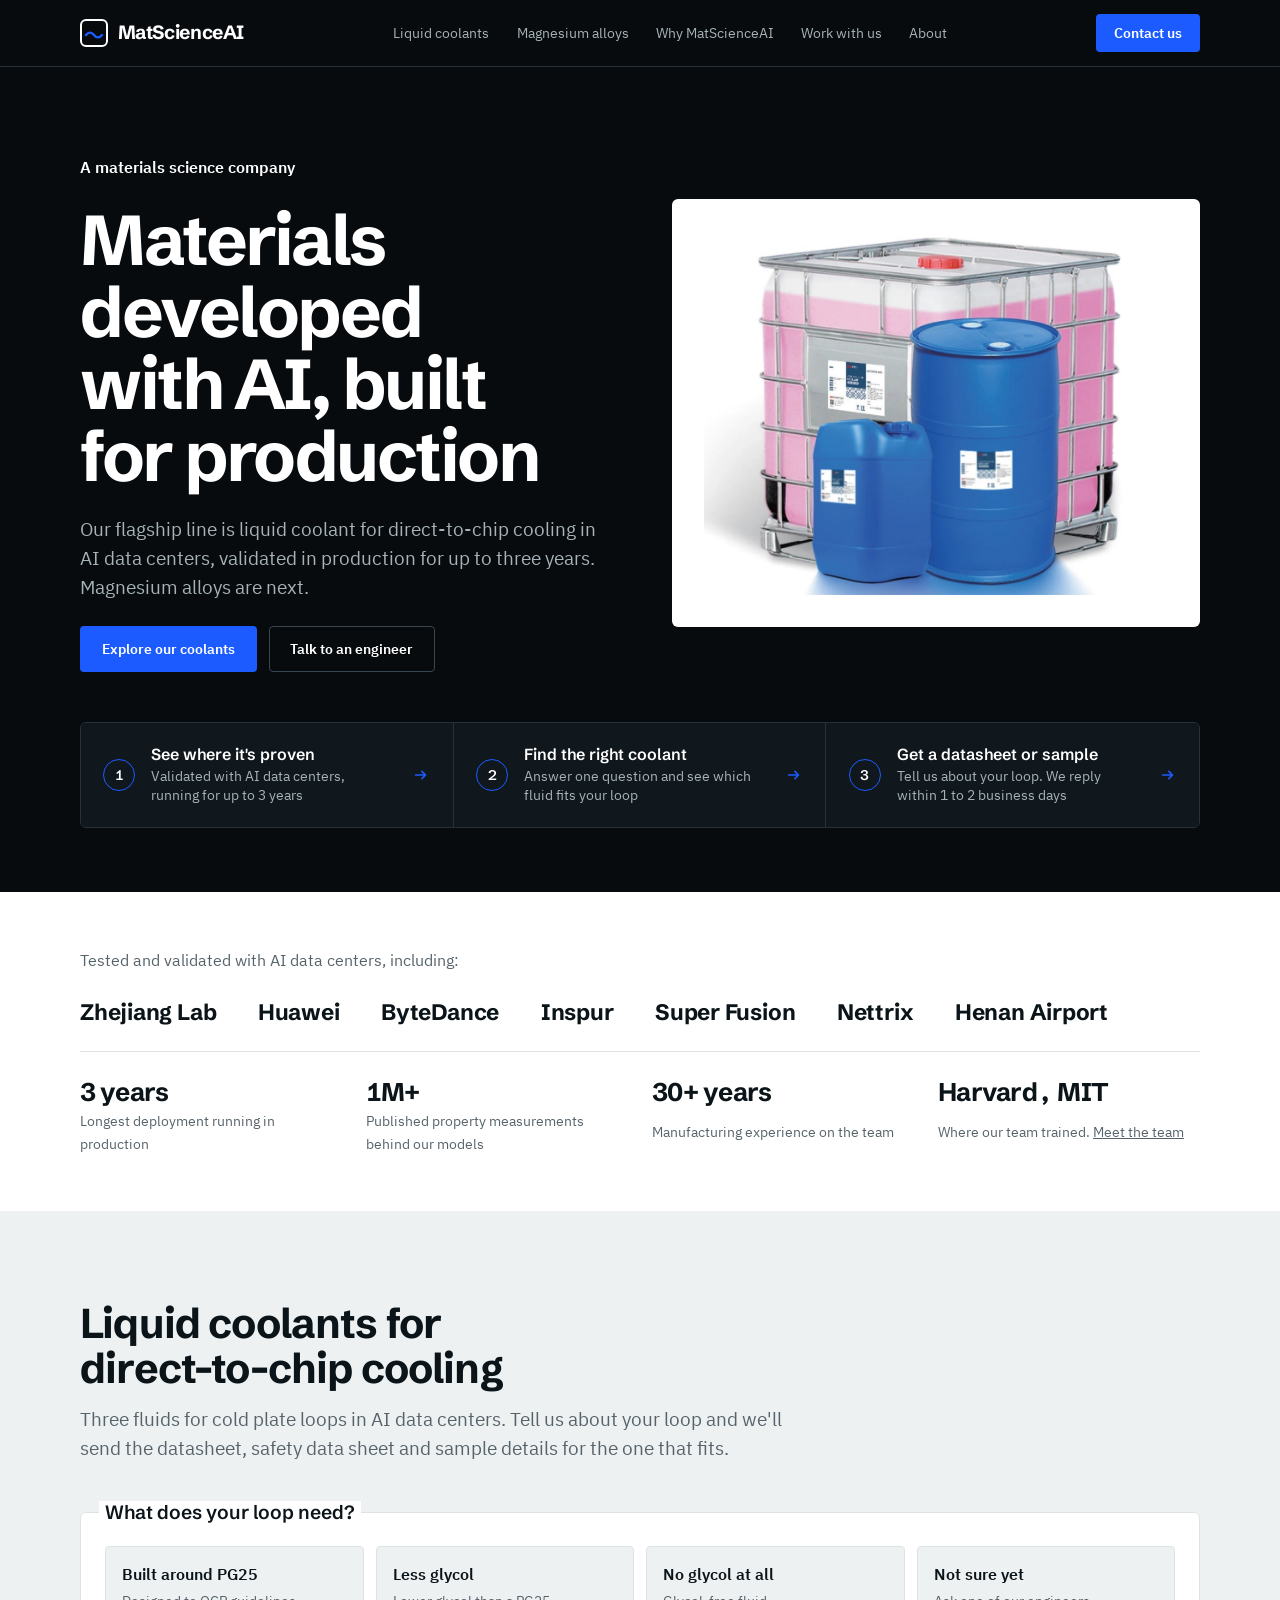
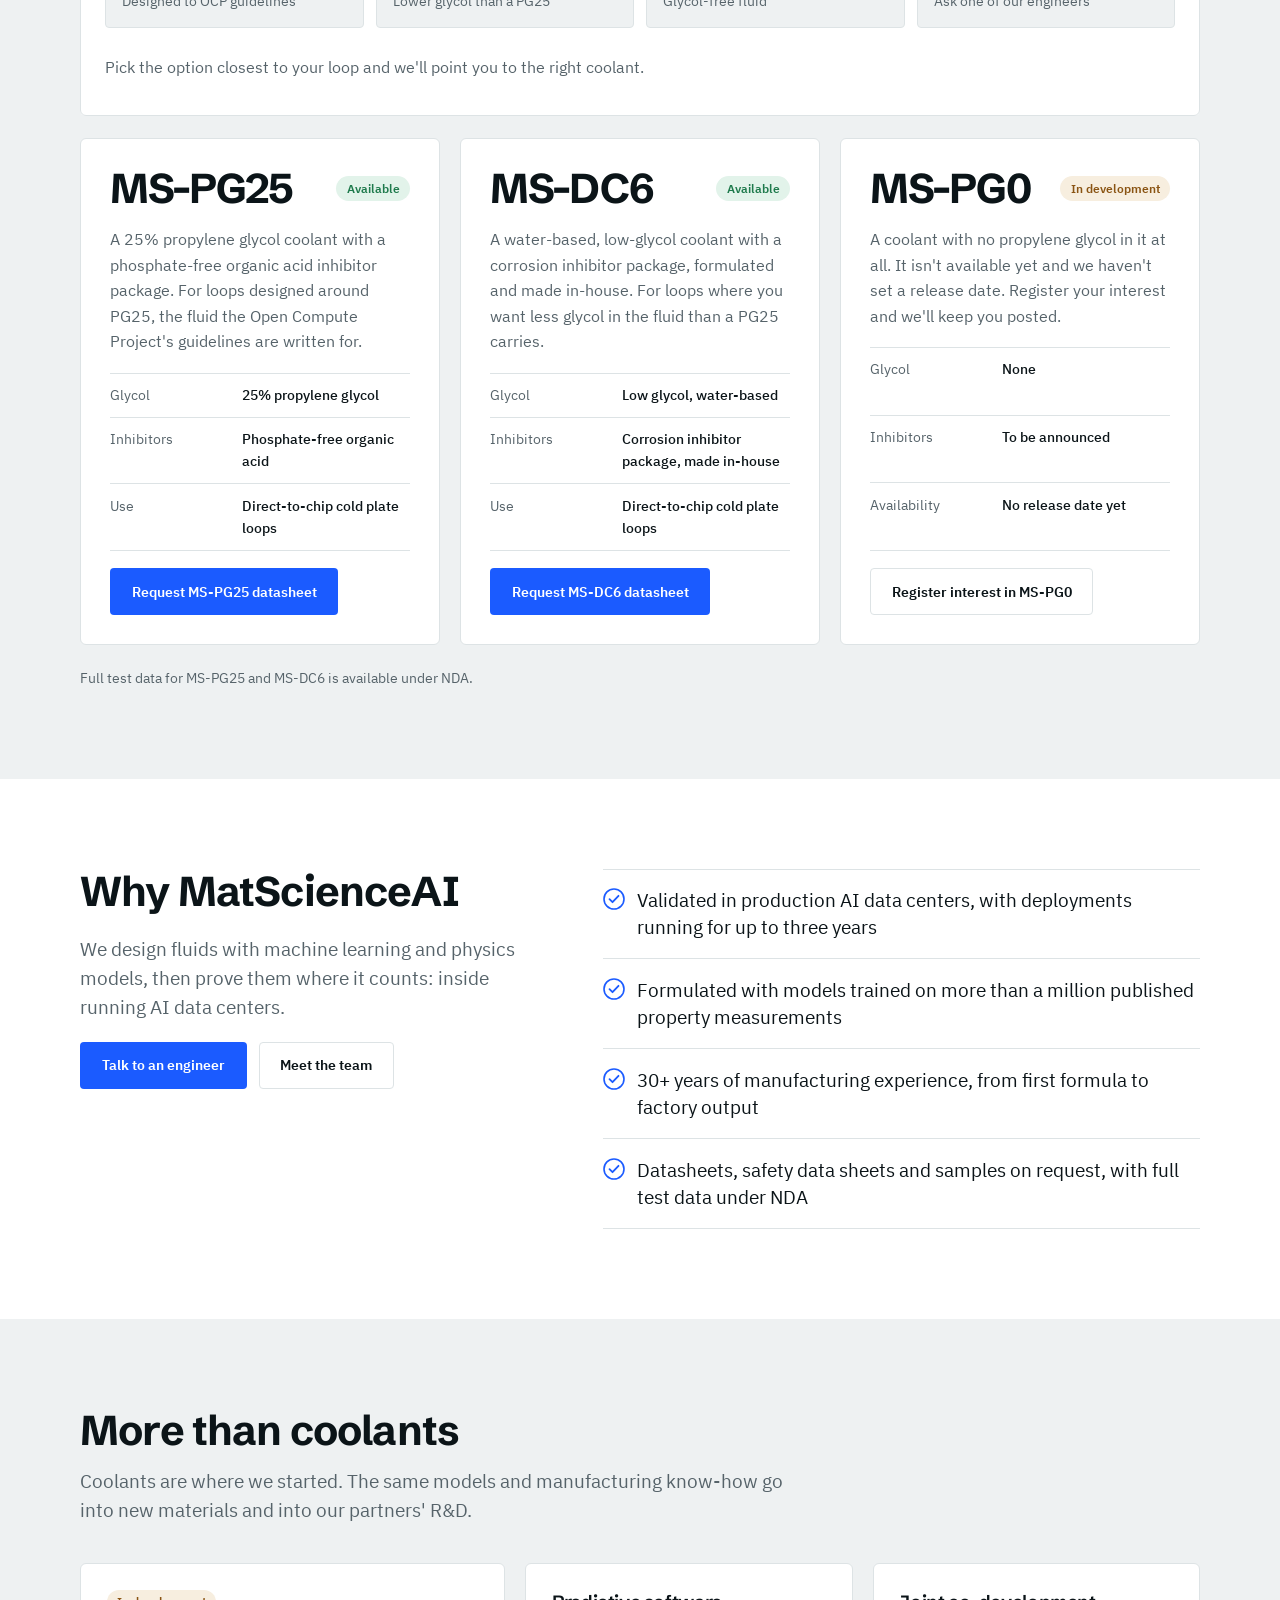
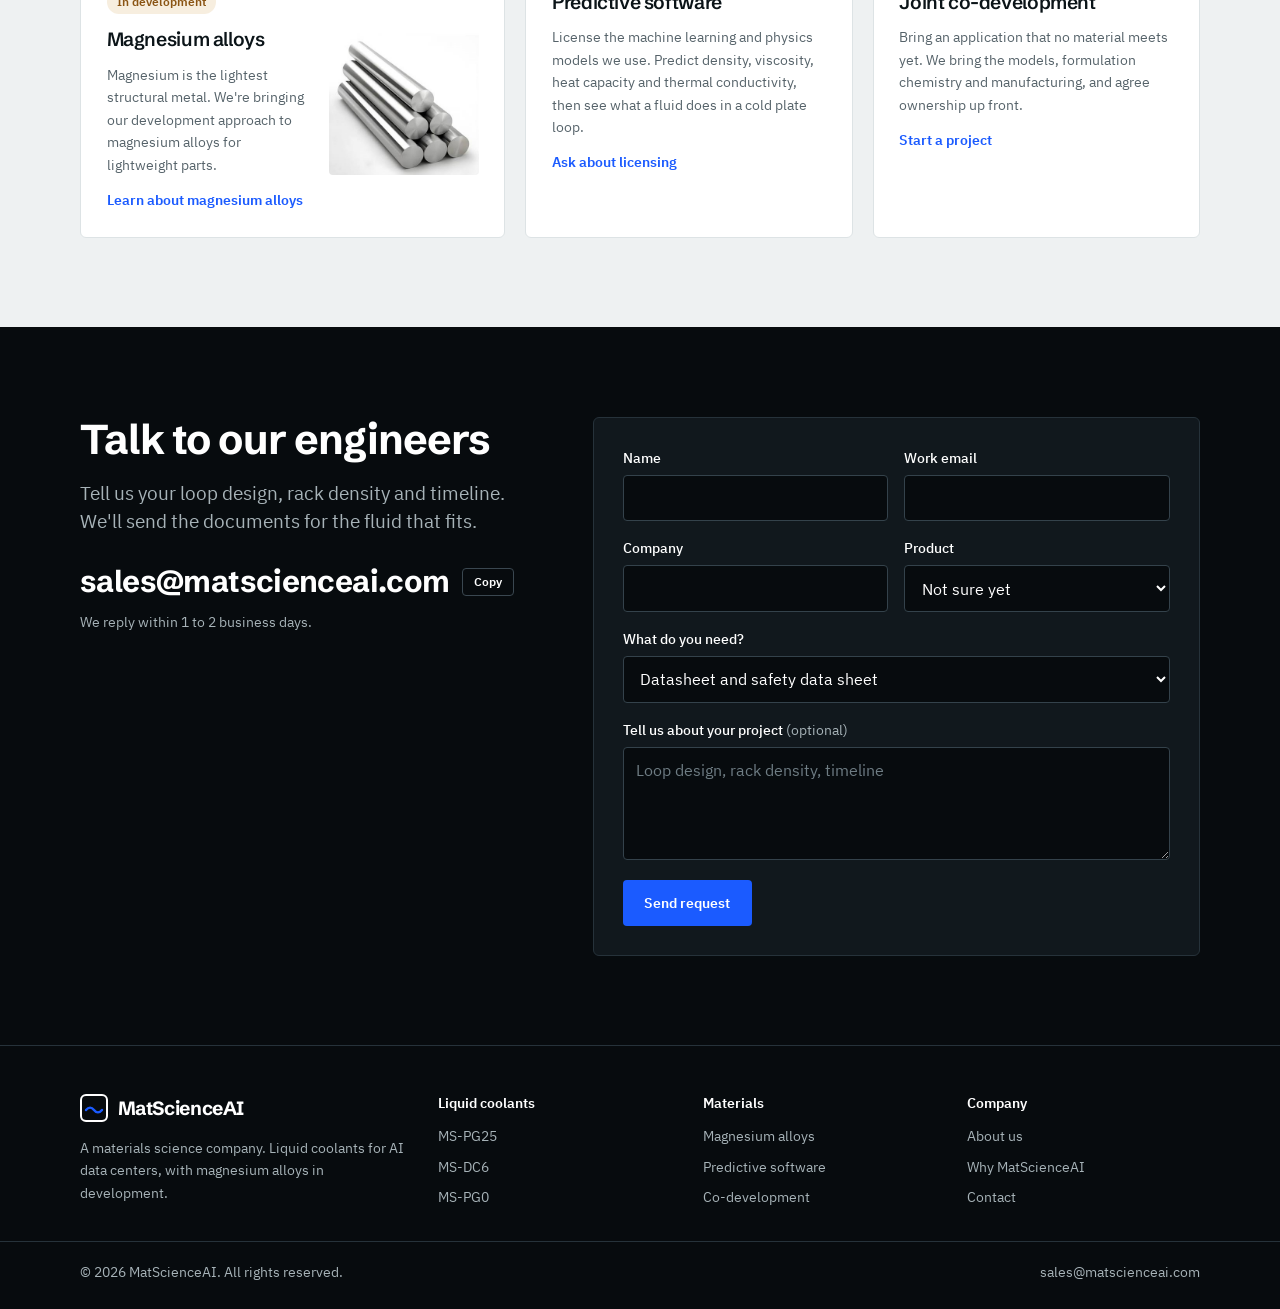
<file: index.html>
<!doctype html>
<html lang="en">
<head>
<meta charset="utf-8">
<meta name="viewport" content="width=device-width, initial-scale=1, viewport-fit=cover">
<title>MatScienceAI | Liquid coolants for AI data centers</title>
<meta name="claude:viewport-fit-sides" content="cover">
<meta name="description" content="MatScienceAI is a materials science company. Our flagship line is liquid coolant for direct-to-chip cooling in AI data centers: MS-PG25, MS-DC6 and MS-PG0.">
<link rel="canonical" href="https://www.matscienceai.com/">
<link rel="icon" href="assets/favicon.svg" type="image/svg+xml">
<meta name="theme-color" content="#070B0E">
<meta property="og:type" content="website">
<meta property="og:site_name" content="MatScienceAI">
<meta property="og:title" content="MatScienceAI | Liquid coolants for AI data centers">
<meta property="og:description" content="MatScienceAI is a materials science company. Our flagship line is liquid coolant for direct-to-chip cooling in AI data centers: MS-PG25, MS-DC6 and MS-PG0.">
<meta property="og:url" content="https://www.matscienceai.com/">
<meta property="og:image" content="https://www.matscienceai.com/assets/images/coolant-products.jpg">
<meta name="twitter:card" content="summary_large_image">
<script type="application/ld+json">
{
 "@context": "https://schema.org",
 "@graph": [
  {
   "@type": "Organization",
   "@id": "https://www.matscienceai.com/#org",
   "name": "MatScienceAI",
   "url": "https://www.matscienceai.com/",
   "description": "A materials science company developing materials with AI. Flagship line: liquid coolants for direct-to-chip cooling in AI data centers.",
   "email": "sales@matscienceai.com",
   "logo": "https://www.matscienceai.com/assets/favicon.svg"
  },
  {
   "@type": "Product",
   "name": "MS-PG25",
   "brand": {
    "@id": "https://www.matscienceai.com/#org"
   },
   "category": "Liquid coolant",
   "description": "A 25% propylene glycol coolant with a phosphate-free organic acid inhibitor package, for direct-to-chip cold plate loops designed around PG25."
  },
  {
   "@type": "Product",
   "name": "MS-DC6",
   "brand": {
    "@id": "https://www.matscienceai.com/#org"
   },
   "category": "Liquid coolant",
   "description": "A water-based, low-glycol coolant with a corrosion inhibitor package, formulated and made in-house, for direct-to-chip loops."
  },
  {
   "@type": "Product",
   "name": "MS-PG0",
   "brand": {
    "@id": "https://www.matscienceai.com/#org"
   },
   "category": "Liquid coolant",
   "description": "A glycol-free coolant in development. No release date has been set."
  }
 ]
}
</script>
<link rel="preload" href="assets/fonts/schibsted-grotesk-latin-700-normal.woff2" as="font" type="font/woff2" crossorigin>
<link rel="preload" href="assets/fonts/ibm-plex-sans-latin-400-normal.woff2" as="font" type="font/woff2" crossorigin>
<link rel="stylesheet" href="assets/site.css">
</head>
<body>
<a class="skip-link" href="#main">Skip to content</a>

<header class="site-header">
  <div class="wrap">
    <a class="brand" href="index.html" aria-label="MatScienceAI home">
      <svg viewBox="0 0 28 28" aria-hidden="true"><rect x="1" y="1" width="26" height="26" rx="5" fill="none" stroke="currentColor" stroke-width="2"/><path d="M6 16c2.6-3.2 5.6-3.2 8 0s5.4 3.2 8 0" fill="none" stroke="#1B5BFF" stroke-width="2.4" stroke-linecap="round"/></svg>
      MatScienceAI
    </a>
    <nav class="nav" id="primaryNav" aria-label="Primary">
      <a href="#coolants">Liquid coolants</a>
      <a href="magnesium.html">Magnesium alloys</a>
      <a href="#why">Why MatScienceAI</a>
      <a href="#more">Work with us</a>
      <a href="about.html">About</a>
    </nav>
    <div class="header-actions">
      <a class="btn btn-blue" href="#contact">Contact us</a>
    <button class="menu-btn" type="button" aria-expanded="false" aria-controls="primaryNav" aria-label="Open menu"><svg viewBox="0 0 24 24" aria-hidden="true"><path d="M4 7h16M4 12h16M4 17h16" fill="none" stroke="currentColor" stroke-width="2" stroke-linecap="round"/></svg></button>
    </div>
  </div>
</header>

<main id="main">
  <section class="hero band-black">
    <div class="wrap">
      <div class="hero-copy">
        <p class="hero-kicker"><strong>A materials science company</strong></p>
        <h1>Materials developed with AI, built for production</h1>
        <p class="lede">Our flagship line is liquid coolant for direct-to-chip cooling in AI data centers, validated in production for up to three years. Magnesium alloys are next.</p>
        <div class="hero-actions">
          <a class="btn btn-blue" href="#coolants">Explore our coolants</a>
          <a class="btn btn-ghost-dark" href="#contact">Talk to an engineer</a>
        </div>
      </div>
      <figure class="hero-photo" style="margin:0">
        <img src="assets/images/coolant-products.jpg" width="1084" height="850" alt="MatScienceAI liquid coolant in an IBC tote, a drum and a jerrycan">
      </figure>
    </div>
  </section>

  <div class="quickbar-host">
    <div class="quickbar-wrap">
      <nav class="quickbar" aria-label="Get started">
        <a href="#proof"><span class="qb-num">1</span><span class="qb-text"><b>See where it's proven</b><small>Validated with AI data centers, running for up to 3 years</small></span><svg viewBox="0 0 20 20" aria-hidden="true"><path d="M4 10h11m-4-4 4 4-4 4" fill="none" stroke="currentColor" stroke-width="1.8" stroke-linecap="round" stroke-linejoin="round"/></svg></a>
        <a href="#coolants"><span class="qb-num">2</span><span class="qb-text"><b>Find the right coolant</b><small>Answer one question and see which fluid fits your loop</small></span><svg viewBox="0 0 20 20" aria-hidden="true"><path d="M4 10h11m-4-4 4 4-4 4" fill="none" stroke="currentColor" stroke-width="1.8" stroke-linecap="round" stroke-linejoin="round"/></svg></a>
        <a href="#contact" data-need="Datasheet and safety data sheet"><span class="qb-num">3</span><span class="qb-text"><b>Get a datasheet or sample</b><small>Tell us about your loop. We reply within 1 to 2 business days</small></span><svg viewBox="0 0 20 20" aria-hidden="true"><path d="M4 10h11m-4-4 4 4-4 4" fill="none" stroke="currentColor" stroke-width="1.8" stroke-linecap="round" stroke-linejoin="round"/></svg></a>
      </nav>
    </div>
  </div>

  <section class="proof band-white" id="proof" aria-labelledby="proof-h">
    <div class="wrap">
      <p class="proof-head" id="proof-h">Tested and validated with AI data centers, including:</p>
      <ul class="names">
        <li>Zhejiang Lab</li><li>Huawei</li><li>ByteDance</li><li>Inspur</li><li>Super Fusion</li><li>Nettrix</li><li>Henan Airport</li>
      </ul>
      <div class="facts">
        <div class="fact"><b>3 years</b><span>Longest deployment running in production</span></div>
        <div class="fact"><b>1M+</b><span>Published property measurements behind our models</span></div>
        <div class="fact"><b>30+ years</b><span>Manufacturing experience on the team</span></div>
        <div class="fact"><b>Harvard, MIT</b><span>Where our team trained. <a href="about.html">Meet the team</a></span></div>
      </div>
    </div>
  </section>

  <section class="band-grey band-pad" id="coolants" aria-labelledby="coolants-h">
    <div class="wrap">
      <div class="section-head">
        <h2 id="coolants-h">Liquid coolants for direct-to-chip cooling</h2>
        <p>Three fluids for cold plate loops in AI data centers. Tell us about your loop and we'll send the datasheet, safety data sheet and sample details for the one that fits.</p>
      </div>
      <fieldset class="finder" id="finder">
        <legend>What does your loop need?</legend>
        <div class="finder-options">
          <label><input type="radio" name="finder" value="pg25"><span><b>Built around PG25</b><small>Designed to OCP guidelines</small></span></label>
          <label><input type="radio" name="finder" value="dc6"><span><b>Less glycol</b><small>Lower glycol than a PG25</small></span></label>
          <label><input type="radio" name="finder" value="pg0"><span><b>No glycol at all</b><small>Glycol-free fluid</small></span></label>
          <label><input type="radio" name="finder" value="unsure"><span><b>Not sure yet</b><small>Ask one of our engineers</small></span></label>
        </div>
        <div class="finder-result" id="finderResult" aria-live="polite">Pick the option closest to your loop and we'll point you to the right coolant.</div>
      </fieldset>
      <div class="cards">
        <article class="card" data-fluid="pg25">
          <div class="card-top"><h3 class="card-name">MS-PG25</h3><span class="pill pill-ok">Available</span></div>
          <p>A 25% propylene glycol coolant with a phosphate-free organic acid inhibitor package. For loops designed around PG25, the fluid the Open Compute Project's guidelines are written for.</p>
          <dl class="specs">
            <div><dt>Glycol</dt><dd>25% propylene glycol</dd></div>
            <div><dt>Inhibitors</dt><dd>Phosphate-free organic acid</dd></div>
            <div><dt>Use</dt><dd>Direct-to-chip cold plate loops</dd></div>
          </dl>
          <a class="btn btn-blue" href="#contact" data-product="MS-PG25" data-need="Datasheet and safety data sheet">Request MS-PG25 datasheet</a>
        </article>
        <article class="card" data-fluid="dc6">
          <div class="card-top"><h3 class="card-name">MS-DC6</h3><span class="pill pill-ok">Available</span></div>
          <p>A water-based, low-glycol coolant with a corrosion inhibitor package, formulated and made in-house. For loops where you want less glycol in the fluid than a PG25 carries.</p>
          <dl class="specs">
            <div><dt>Glycol</dt><dd>Low glycol, water-based</dd></div>
            <div><dt>Inhibitors</dt><dd>Corrosion inhibitor package, made in-house</dd></div>
            <div><dt>Use</dt><dd>Direct-to-chip cold plate loops</dd></div>
          </dl>
          <a class="btn btn-blue" href="#contact" data-product="MS-DC6" data-need="Datasheet and safety data sheet">Request MS-DC6 datasheet</a>
        </article>
        <article class="card" data-fluid="pg0">
          <div class="card-top"><h3 class="card-name">MS-PG0</h3><span class="pill pill-dev">In development</span></div>
          <p>A coolant with no propylene glycol in it at all. It isn't available yet and we haven't set a release date. Register your interest and we'll keep you posted.</p>
          <dl class="specs">
            <div><dt>Glycol</dt><dd>None</dd></div>
            <div><dt>Inhibitors</dt><dd>To be announced</dd></div>
            <div><dt>Availability</dt><dd>No release date yet</dd></div>
          </dl>
          <a class="btn btn-ghost" href="#contact" data-product="MS-PG0" data-need="Updates on availability">Register interest in MS-PG0</a>
        </article>
      </div>
      <p class="cards-note">Full test data for MS-PG25 and MS-DC6 is available under NDA.</p>
    </div>
  </section>

  <section class="band-white band-pad" id="why" aria-labelledby="why-h">
    <div class="wrap why-grid">
      <div class="split-copy">
        <h2 id="why-h">Why MatScienceAI</h2>
        <p>We design fluids with machine learning and physics models, then prove them where it counts: inside running AI data centers.</p>
        <div class="hero-actions"><a class="btn btn-blue" href="#contact">Talk to an engineer</a><a class="btn btn-ghost" href="about.html">Meet the team</a></div>
      </div>
      <ul class="ticks">
          <li><svg viewBox="0 0 22 22" aria-hidden="true"><circle cx="11" cy="11" r="10" fill="none" stroke="currentColor" stroke-width="1.6"/><path d="m6.5 11.2 3 3 6-6.4" fill="none" stroke="currentColor" stroke-width="1.8" stroke-linecap="round" stroke-linejoin="round"/></svg><span>Validated in production AI data centers, with deployments running for up to three years</span></li>
          <li><svg viewBox="0 0 22 22" aria-hidden="true"><circle cx="11" cy="11" r="10" fill="none" stroke="currentColor" stroke-width="1.6"/><path d="m6.5 11.2 3 3 6-6.4" fill="none" stroke="currentColor" stroke-width="1.8" stroke-linecap="round" stroke-linejoin="round"/></svg><span>Formulated with models trained on more than a million published property measurements</span></li>
          <li><svg viewBox="0 0 22 22" aria-hidden="true"><circle cx="11" cy="11" r="10" fill="none" stroke="currentColor" stroke-width="1.6"/><path d="m6.5 11.2 3 3 6-6.4" fill="none" stroke="currentColor" stroke-width="1.8" stroke-linecap="round" stroke-linejoin="round"/></svg><span>30+ years of manufacturing experience, from first formula to factory output</span></li>
          <li><svg viewBox="0 0 22 22" aria-hidden="true"><circle cx="11" cy="11" r="10" fill="none" stroke="currentColor" stroke-width="1.6"/><path d="m6.5 11.2 3 3 6-6.4" fill="none" stroke="currentColor" stroke-width="1.8" stroke-linecap="round" stroke-linejoin="round"/></svg><span>Datasheets, safety data sheets and samples on request, with full test data under NDA</span></li>
        </ul>
    </div>
  </section>

  <section class="band-grey band-pad" id="more" aria-labelledby="more-h">
    <div class="wrap">
      <div class="section-head">
        <h2 id="more-h">More than coolants</h2>
        <p>Coolants are where we started. The same models and manufacturing know-how go into new materials and into our partners' R&amp;D.</p>
      </div>
      <div class="tiles">
        <a class="tile tile-feature" href="magnesium.html">
          <div class="tile-body">
            <span class="pill pill-dev" style="justify-self:start">In development</span>
            <h3>Magnesium alloys</h3>
            <p>Magnesium is the lightest structural metal. We're bringing our development approach to magnesium alloys for lightweight parts.</p>
            <span class="more">Learn about magnesium alloys</span>
          </div>
          <img src="assets/images/magnesium-rods.jpg" width="386" height="384" alt="Stacked magnesium alloy rods" loading="lazy">
        </a>
        <a class="tile" href="#contact" data-product="Predictive software" data-need="Something else">
          <h3>Predictive software</h3>
          <p>License the machine learning and physics models we use. Predict density, viscosity, heat capacity and thermal conductivity, then see what a fluid does in a cold plate loop.</p>
          <span class="more">Ask about licensing</span>
        </a>
        <a class="tile" href="#contact" data-product="Joint co-development" data-need="Something else">
          <h3>Joint co-development</h3>
          <p>Bring an application that no material meets yet. We bring the models, formulation chemistry and manufacturing, and agree ownership up front.</p>
          <span class="more">Start a project</span>
        </a>
      </div>
    </div>
  </section>

  <section class="band-black band-pad" id="contact" aria-labelledby="contact-h">
    <div class="wrap contact-grid">
      <div>
        <h2 id="contact-h">Talk to our engineers</h2>
        <p class="contact-lede">Tell us your loop design, rack density and timeline. We'll send the documents for the fluid that fits.</p>
        <div class="email-big"><code id="email">sales@matscienceai.com</code><button class="copy-btn" type="button" data-copy="email">Copy</button></div>
        <p class="reply-time">We reply within 1 to 2 business days.</p>
      </div>
      <form class="lead-form" id="leadForm" novalidate data-endpoint="https://formspree.io/f/mvkkngyq" data-default-product="Not sure yet">
        <div class="lf-grid">
          <div class="lf-field"><label for="lf-name">Name</label><input id="lf-name" name="name" type="text" autocomplete="name" required><p class="lf-error" id="lf-name-err"></p></div>
          <div class="lf-field"><label for="lf-email">Work email</label><input id="lf-email" name="email" type="email" autocomplete="email" required><p class="lf-error" id="lf-email-err"></p></div>
          <div class="lf-field"><label for="lf-company">Company</label><input id="lf-company" name="company" type="text" autocomplete="organization" required><p class="lf-error" id="lf-company-err"></p></div>
          <div class="lf-field"><label for="lf-product">Product</label><select id="lf-product" name="product">
            <option>Not sure yet</option><option>MS-PG25</option><option>MS-DC6</option><option>MS-PG0</option><option>Magnesium alloys</option><option>Predictive software</option><option>Joint co-development</option>
          </select></div>
          <div class="lf-field lf-wide"><label for="lf-need">What do you need?</label><select id="lf-need" name="need">
            <option>Datasheet and safety data sheet</option><option>A sample</option><option>Full test data (under NDA)</option><option>Technical question</option><option>Updates on availability</option><option>Something else</option>
          </select></div>
          <div class="lf-field lf-wide"><label for="lf-msg">Tell us about your project <span class="lf-opt">(optional)</span></label><textarea id="lf-msg" name="message" rows="4" placeholder="Loop design, rack density, timeline"></textarea></div>
          <input class="lf-hp" type="text" name="_gotcha" tabindex="-1" autocomplete="off" aria-hidden="true">
        </div>
        <div class="lf-actions"><button class="btn btn-blue" type="submit" id="lf-submit">Send request</button><p class="lf-status" id="lfStatus" aria-live="polite"></p></div>
      </form>
    </div>
  </section>
</main>

<footer class="site-footer">
  <div class="wrap">
    <div>
      <a class="brand" href="index.html"><svg viewBox="0 0 28 28" aria-hidden="true"><rect x="1" y="1" width="26" height="26" rx="5" fill="none" stroke="currentColor" stroke-width="2"/><path d="M6 16c2.6-3.2 5.6-3.2 8 0s5.4 3.2 8 0" fill="none" stroke="#1B5BFF" stroke-width="2.4" stroke-linecap="round"/></svg>MatScienceAI</a>
      <p>A materials science company. Liquid coolants for AI data centers, with magnesium alloys in development.</p>
    </div>
    <div><h4>Liquid coolants</h4><ul><li><a href="#coolants">MS-PG25</a></li><li><a href="#coolants">MS-DC6</a></li><li><a href="#coolants">MS-PG0</a></li></ul></div>
    <div><h4>Materials</h4><ul><li><a href="magnesium.html">Magnesium alloys</a></li><li><a href="#more">Predictive software</a></li><li><a href="#more">Co-development</a></li></ul></div>
    <div><h4>Company</h4><ul><li><a href="about.html">About us</a></li><li><a href="#why">Why MatScienceAI</a></li><li><a href="#contact">Contact</a></li></ul></div>
  </div>
  <div class="footer-base"><div class="wrap"><span>© 2026 MatScienceAI. All rights reserved.</span><span>sales@matscienceai.com</span></div></div>
</footer>

<script src="assets/site.js"></script>
</body>
</html>
</file>
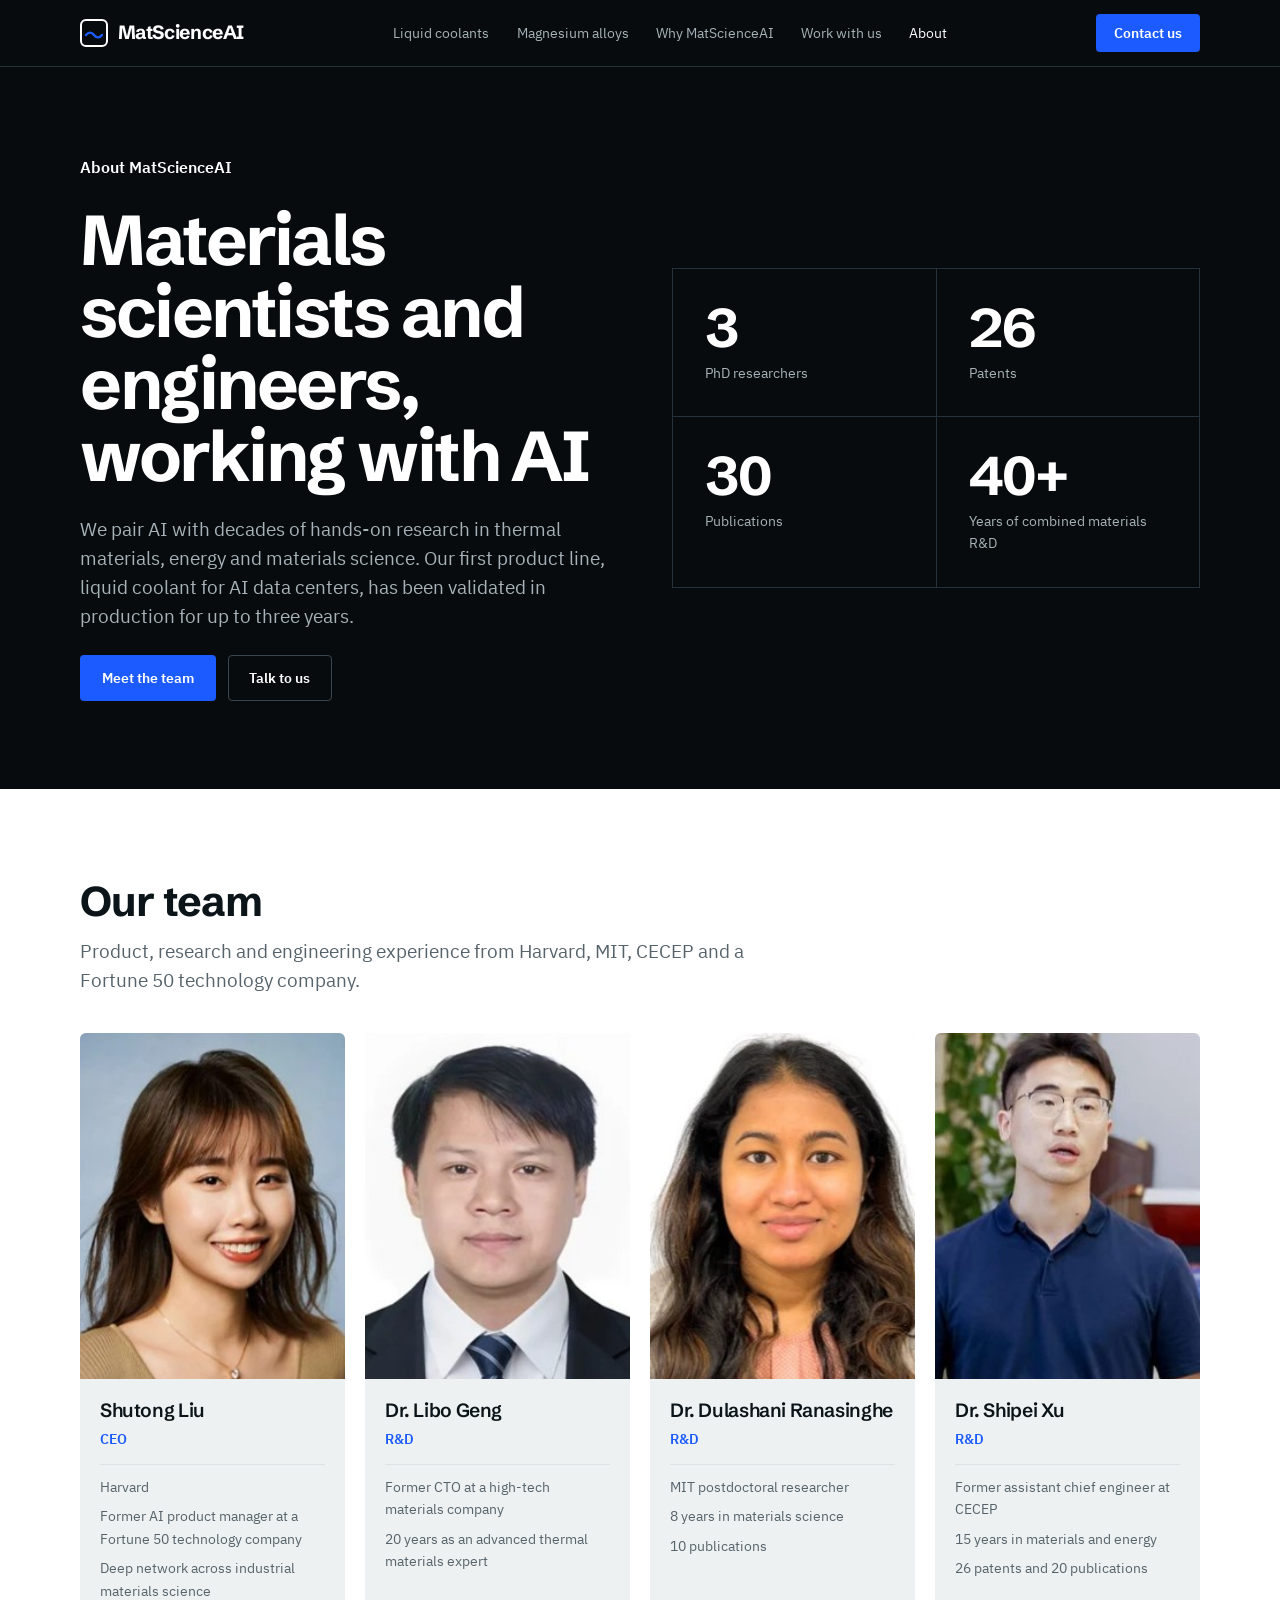
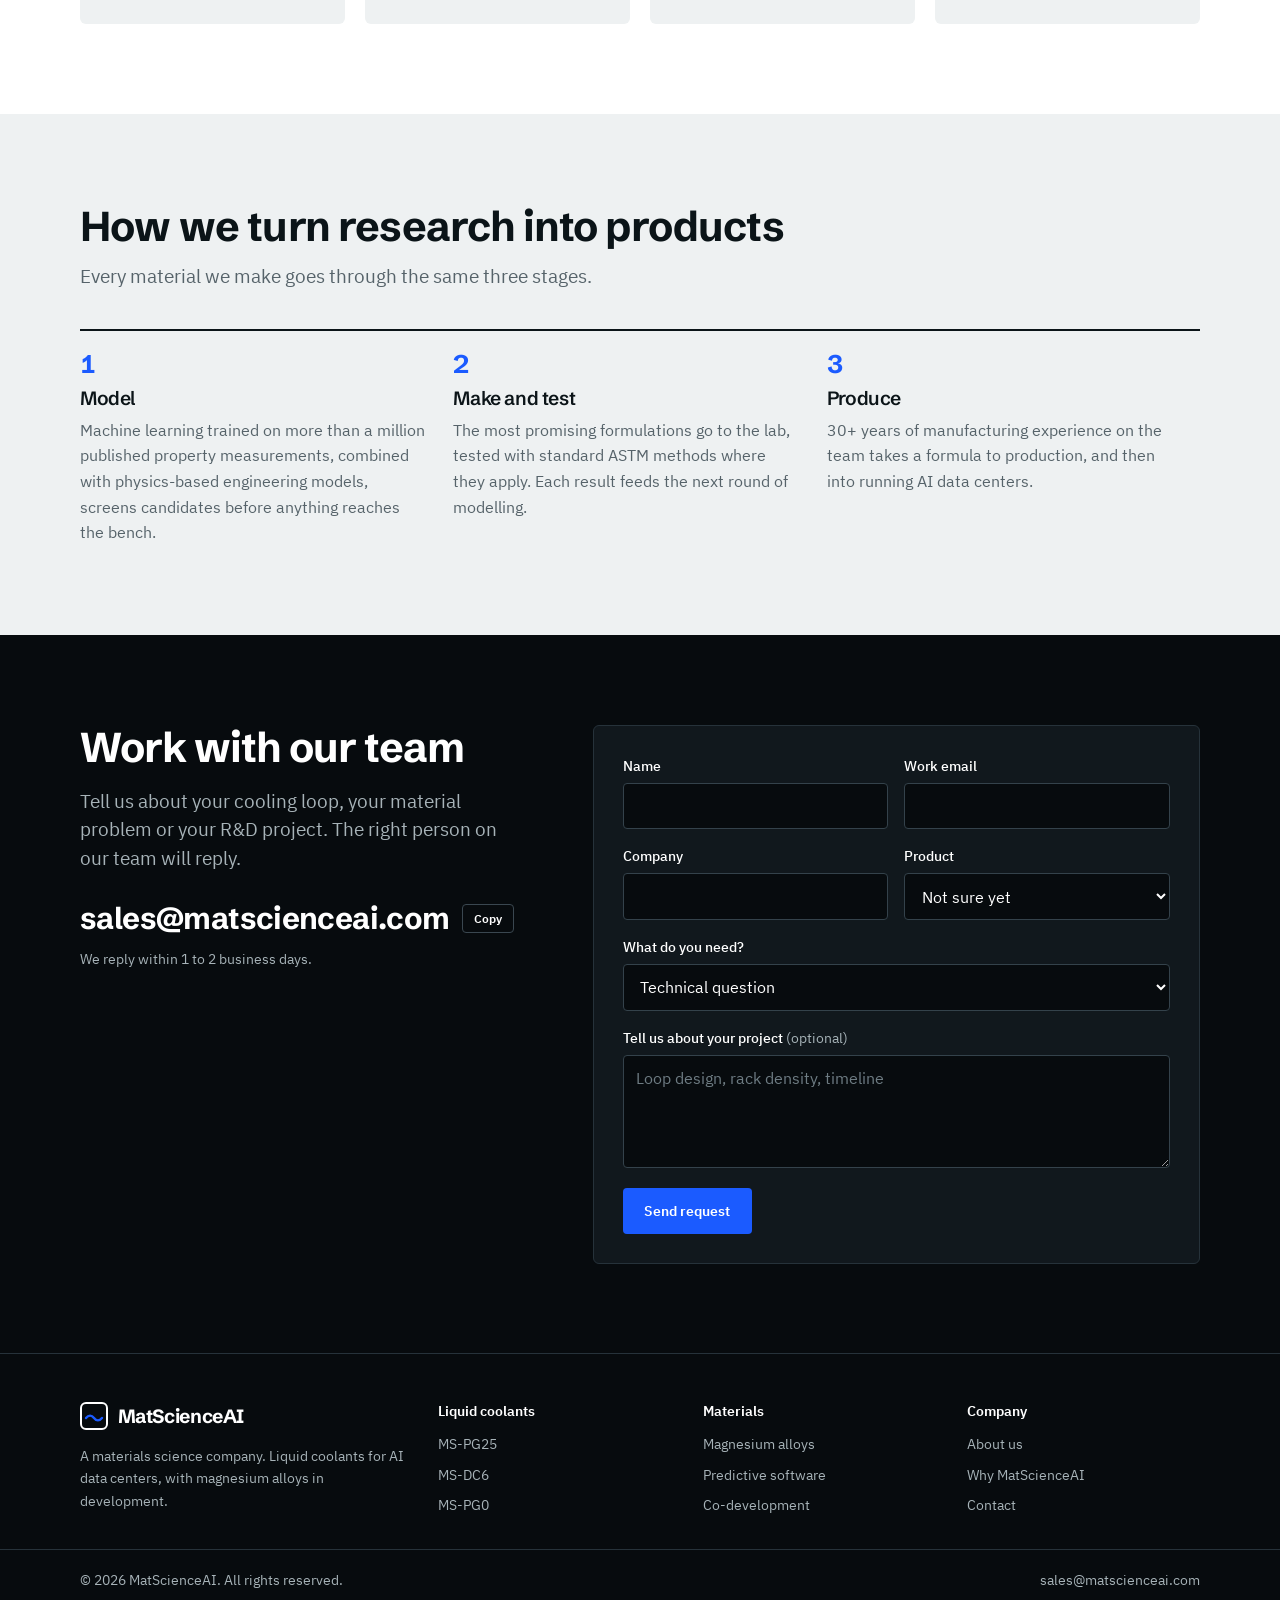
<file: about.html>
<!doctype html>
<html lang="en">
<head>
<meta charset="utf-8">
<meta name="viewport" content="width=device-width, initial-scale=1, viewport-fit=cover">
<title>About Us | MatScienceAI</title>
<meta name="description" content="Meet the MatScienceAI team: materials scientists and engineers with backgrounds at Harvard, MIT and CECEP, building new materials with AI.">
<link rel="canonical" href="https://www.matscienceai.com/about.html">
<link rel="icon" href="assets/favicon.svg" type="image/svg+xml">
<meta name="theme-color" content="#070B0E">
<meta property="og:type" content="website">
<meta property="og:site_name" content="MatScienceAI">
<meta property="og:title" content="About Us | MatScienceAI">
<meta property="og:description" content="Meet the MatScienceAI team: materials scientists and engineers with backgrounds at Harvard, MIT and CECEP, building new materials with AI.">
<meta property="og:url" content="https://www.matscienceai.com/about.html">
<meta property="og:image" content="https://www.matscienceai.com/assets/images/coolant-products.jpg">
<meta name="twitter:card" content="summary_large_image">
<link rel="preload" href="assets/fonts/schibsted-grotesk-latin-700-normal.woff2" as="font" type="font/woff2" crossorigin>
<link rel="preload" href="assets/fonts/ibm-plex-sans-latin-400-normal.woff2" as="font" type="font/woff2" crossorigin>
<link rel="stylesheet" href="assets/site.css">
</head>
<body>
<a class="skip-link" href="#main">Skip to content</a>
<header class="site-header">
  <div class="wrap">
    <a class="brand" href="index.html" aria-label="MatScienceAI home">
      <svg viewBox="0 0 28 28" aria-hidden="true"><rect x="1" y="1" width="26" height="26" rx="5" fill="none" stroke="currentColor" stroke-width="2"/><path d="M6 16c2.6-3.2 5.6-3.2 8 0s5.4 3.2 8 0" fill="none" stroke="#1B5BFF" stroke-width="2.4" stroke-linecap="round"/></svg>
      MatScienceAI
    </a>
    <nav class="nav" id="primaryNav" aria-label="Primary">
      <a href="index.html#coolants">Liquid coolants</a>
      <a href="magnesium.html">Magnesium alloys</a>
      <a href="index.html#why">Why MatScienceAI</a>
      <a href="index.html#more">Work with us</a>
      <a href="about.html" aria-current="page">About</a>
    </nav>
    <div class="header-actions">
      <a class="btn btn-blue" href="#contact">Contact us</a>
    <button class="menu-btn" type="button" aria-expanded="false" aria-controls="primaryNav" aria-label="Open menu"><svg viewBox="0 0 24 24" aria-hidden="true"><path d="M4 7h16M4 12h16M4 17h16" fill="none" stroke="currentColor" stroke-width="2" stroke-linecap="round"/></svg></button>
    </div>
  </div>
</header>

<main id="main">
  <section class="hero band-black">
    <div class="wrap">
      <div class="hero-copy">
        <p class="hero-kicker"><strong>About MatScienceAI</strong></p>
        <h1>Materials scientists and engineers, working with AI</h1>
        <p class="lede">We pair AI with decades of hands-on research in thermal materials, energy and materials science. Our first product line, liquid coolant for AI data centers, has been validated in production for up to three years.</p>
        <div class="hero-actions">
          <a class="btn btn-blue" href="#team">Meet the team</a>
          <a class="btn btn-ghost-dark" href="#contact">Talk to us</a>
        </div>
      </div>
      <dl class="team-stats" aria-label="Our team in numbers">
        <div><dt>PhD researchers</dt><dd>3</dd></div>
        <div><dt>Patents</dt><dd>26</dd></div>
        <div><dt>Publications</dt><dd>30</dd></div>
        <div><dt>Years of combined materials R&amp;D</dt><dd>40+</dd></div>
      </dl>
    </div>
  </section>

  <section class="band-white band-pad" id="team" aria-labelledby="team-h">
    <div class="wrap">
      <div class="section-head">
        <h2 id="team-h">Our team</h2>
        <p>Product, research and engineering experience from Harvard, MIT, CECEP and a Fortune 50 technology company.</p>
      </div>
      <div class="people">
        <article class="person">
          <img src="assets/images/team/shutong-liu.jpg" width="230" height="341" alt="Portrait of Shutong Liu" loading="lazy">
          <div class="person-body">
            <h3>Shutong Liu</h3>
            <p class="person-role">CEO</p>
            <ul class="person-creds"><li>Harvard</li><li>Former AI product manager at a Fortune 50 technology company</li><li>Deep network across industrial materials science</li></ul>
          </div>
        </article>
        <article class="person">
          <img src="assets/images/team/libo-geng.jpg" width="230" height="341" alt="Portrait of Dr. Libo Geng" loading="lazy">
          <div class="person-body">
            <h3>Dr. Libo Geng</h3>
            <p class="person-role">R&amp;D</p>
            <ul class="person-creds"><li>Former CTO at a high-tech materials company</li><li>20 years as an advanced thermal materials expert</li></ul>
          </div>
        </article>
        <article class="person">
          <img src="assets/images/team/dulashani-ranasinghe.jpg" width="230" height="341" alt="Portrait of Dr. Dulashani Ranasinghe" loading="lazy">
          <div class="person-body">
            <h3>Dr. Dulashani Ranasinghe</h3>
            <p class="person-role">R&amp;D</p>
            <ul class="person-creds"><li>MIT postdoctoral researcher</li><li>8 years in materials science</li><li>10 publications</li></ul>
          </div>
        </article>
        <article class="person">
          <img src="assets/images/team/shipei-xu.jpg" width="230" height="341" alt="Portrait of Dr. Shipei Xu" loading="lazy">
          <div class="person-body">
            <h3>Dr. Shipei Xu</h3>
            <p class="person-role">R&amp;D</p>
            <ul class="person-creds"><li>Former assistant chief engineer at CECEP</li><li>15 years in materials and energy</li><li>26 patents and 20 publications</li></ul>
          </div>
        </article>
      </div>
    </div>
  </section>

  <section class="band-grey band-pad" aria-labelledby="how-h">
    <div class="wrap">
      <div class="section-head">
        <h2 id="how-h">How we turn research into products</h2>
        <p>Every material we make goes through the same three stages.</p>
      </div>
      <ol class="stages">
        <li><h3>Model</h3><p>Machine learning trained on more than a million published property measurements, combined with physics-based engineering models, screens candidates before anything reaches the bench.</p></li>
        <li><h3>Make and test</h3><p>The most promising formulations go to the lab, tested with standard ASTM methods where they apply. Each result feeds the next round of modelling.</p></li>
        <li><h3>Produce</h3><p>30+ years of manufacturing experience on the team takes a formula to production, and then into running AI data centers.</p></li>
      </ol>
    </div>
  </section>

  <section class="band-black band-pad" id="contact" aria-labelledby="contact-h">
    <div class="wrap contact-grid">
      <div>
        <h2 id="contact-h">Work with our team</h2>
        <p class="contact-lede">Tell us about your cooling loop, your material problem or your R&amp;D project. The right person on our team will reply.</p>
        <div class="email-big"><code id="email">sales@matscienceai.com</code><button class="copy-btn" type="button" data-copy="email">Copy</button></div>
        <p class="reply-time">We reply within 1 to 2 business days.</p>
      </div>
      <form class="lead-form" id="leadForm" novalidate data-endpoint="https://formspree.io/f/mvkkngyq" data-default-product="Not sure yet" data-default-need="Technical question">
        <div class="lf-grid">
          <div class="lf-field"><label for="lf-name">Name</label><input id="lf-name" name="name" type="text" autocomplete="name" required><p class="lf-error" id="lf-name-err"></p></div>
          <div class="lf-field"><label for="lf-email">Work email</label><input id="lf-email" name="email" type="email" autocomplete="email" required><p class="lf-error" id="lf-email-err"></p></div>
          <div class="lf-field"><label for="lf-company">Company</label><input id="lf-company" name="company" type="text" autocomplete="organization" required><p class="lf-error" id="lf-company-err"></p></div>
          <div class="lf-field"><label for="lf-product">Product</label><select id="lf-product" name="product">
            <option>Not sure yet</option><option>MS-PG25</option><option>MS-DC6</option><option>MS-PG0</option><option>Magnesium alloys</option><option>Predictive software</option><option>Joint co-development</option>
          </select></div>
          <div class="lf-field lf-wide"><label for="lf-need">What do you need?</label><select id="lf-need" name="need">
            <option>Datasheet and safety data sheet</option><option>A sample</option><option>Full test data (under NDA)</option><option>Technical question</option><option>Updates on availability</option><option>Something else</option>
          </select></div>
          <div class="lf-field lf-wide"><label for="lf-msg">Tell us about your project <span class="lf-opt">(optional)</span></label><textarea id="lf-msg" name="message" rows="4" placeholder="Loop design, rack density, timeline"></textarea></div>
          <input class="lf-hp" type="text" name="_gotcha" tabindex="-1" autocomplete="off" aria-hidden="true">
        </div>
        <div class="lf-actions"><button class="btn btn-blue" type="submit" id="lf-submit">Send request</button><p class="lf-status" id="lfStatus" aria-live="polite"></p></div>
      </form>
    </div>
  </section>
</main>

<footer class="site-footer">
  <div class="wrap">
    <div>
      <a class="brand" href="index.html"><svg viewBox="0 0 28 28" aria-hidden="true"><rect x="1" y="1" width="26" height="26" rx="5" fill="none" stroke="currentColor" stroke-width="2"/><path d="M6 16c2.6-3.2 5.6-3.2 8 0s5.4 3.2 8 0" fill="none" stroke="#1B5BFF" stroke-width="2.4" stroke-linecap="round"/></svg>MatScienceAI</a>
      <p>A materials science company. Liquid coolants for AI data centers, with magnesium alloys in development.</p>
    </div>
    <div><h4>Liquid coolants</h4><ul><li><a href="index.html#coolants">MS-PG25</a></li><li><a href="index.html#coolants">MS-DC6</a></li><li><a href="index.html#coolants">MS-PG0</a></li></ul></div>
    <div><h4>Materials</h4><ul><li><a href="magnesium.html">Magnesium alloys</a></li><li><a href="index.html#more">Predictive software</a></li><li><a href="index.html#more">Co-development</a></li></ul></div>
    <div><h4>Company</h4><ul><li><a href="about.html">About us</a></li><li><a href="index.html#why">Why MatScienceAI</a></li><li><a href="#contact">Contact</a></li></ul></div>
  </div>
  <div class="footer-base"><div class="wrap"><span>© 2026 MatScienceAI. All rights reserved.</span><span>sales@matscienceai.com</span></div></div>
</footer>

<script src="assets/site.js"></script>
</body>
</html>
</file>
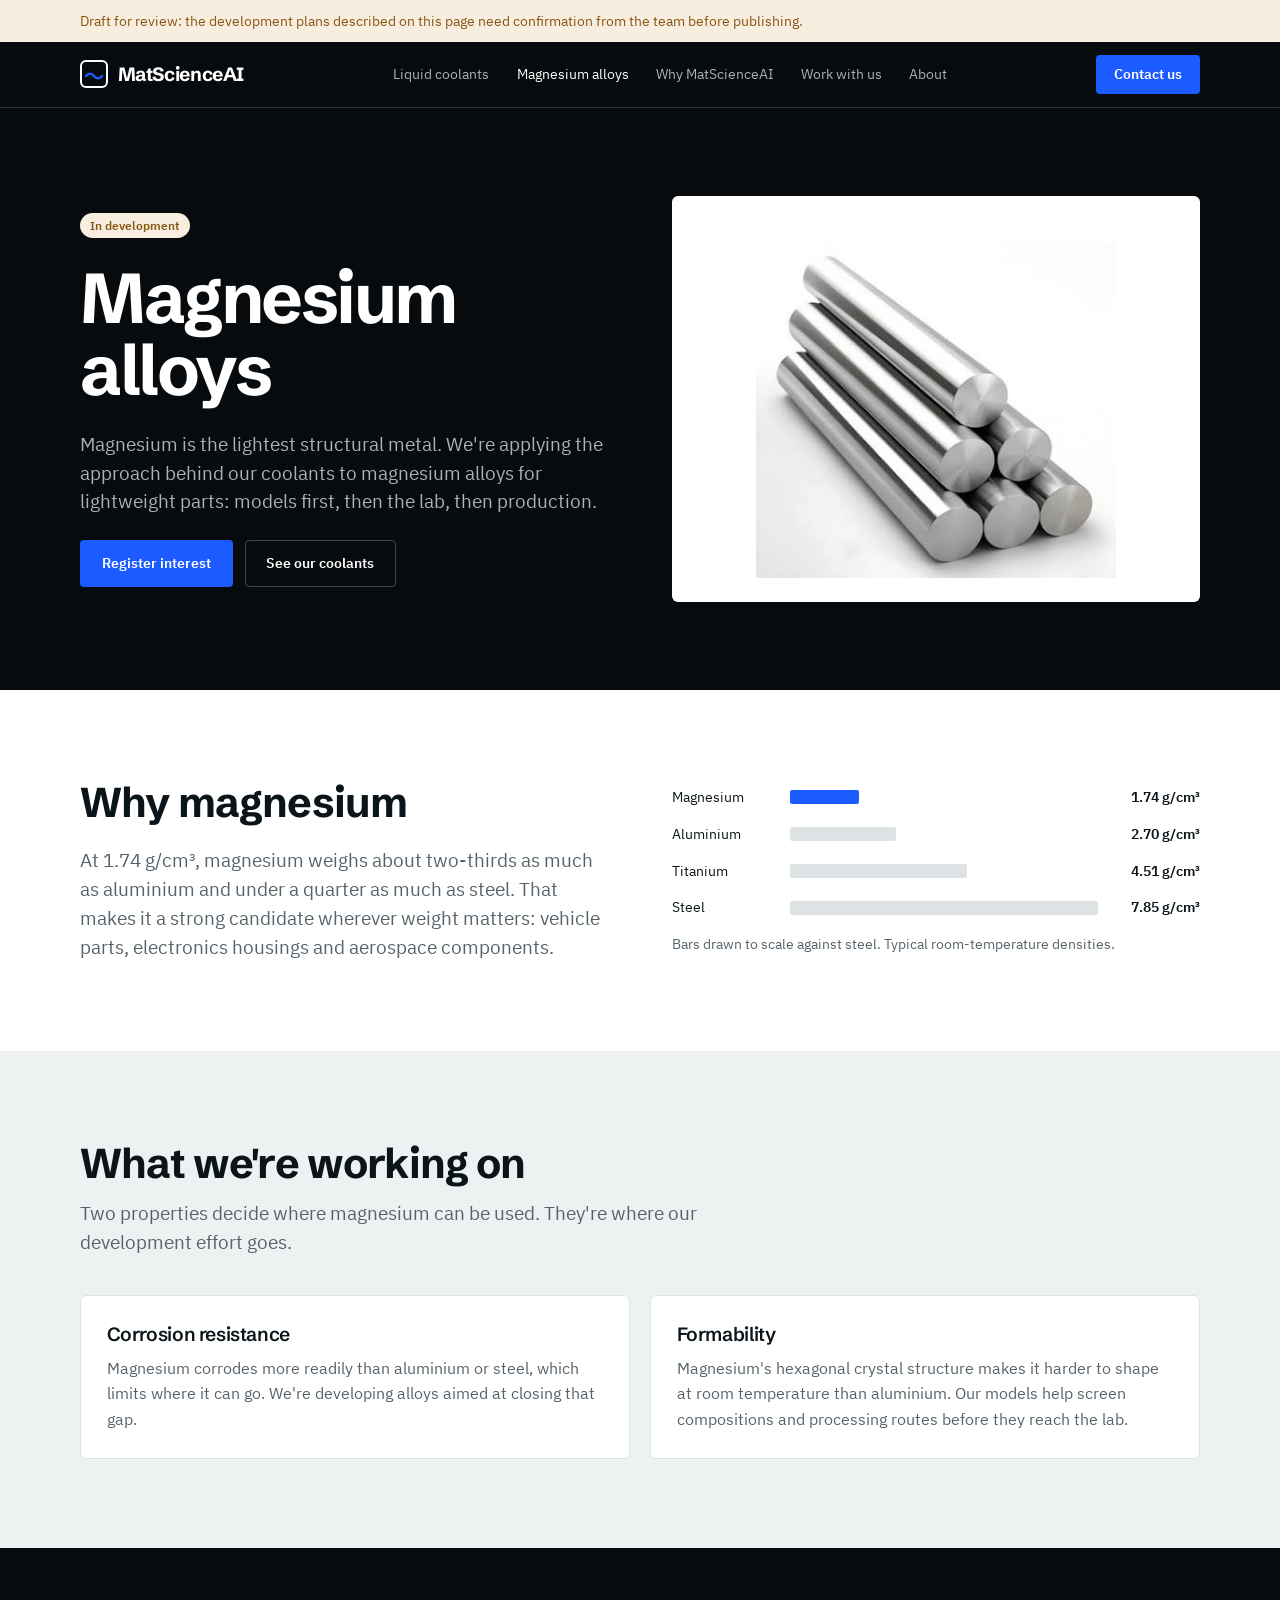
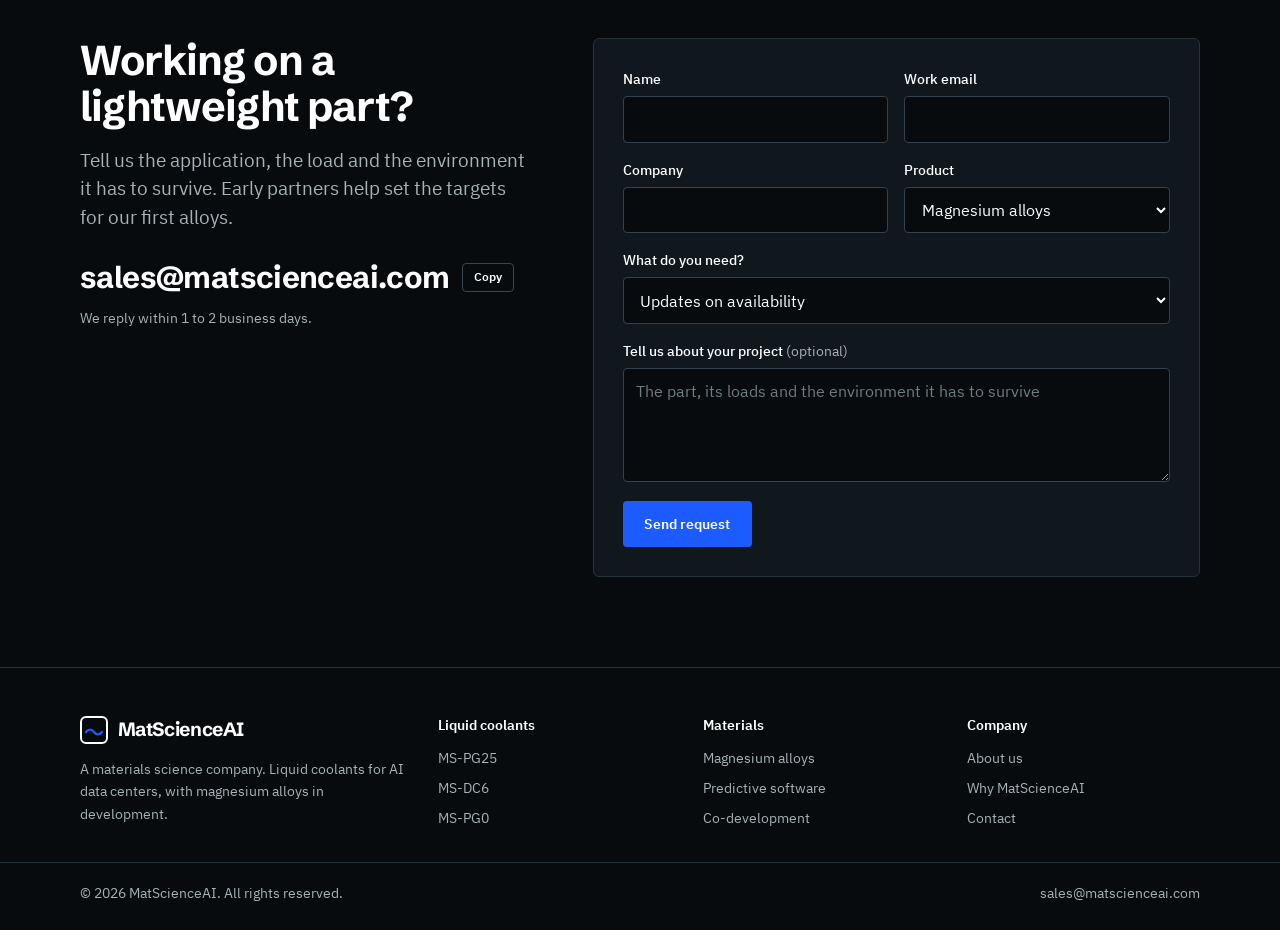
<file: magnesium.html>
<!doctype html>
<html lang="en">
<head>
<meta charset="utf-8">
<meta name="viewport" content="width=device-width, initial-scale=1, viewport-fit=cover">
<title>Magnesium Alloys | MatScienceAI</title>
<meta name="description" content="MatScienceAI is developing magnesium alloys for lightweight parts, using the same model-first approach behind its liquid coolants.">
<link rel="canonical" href="https://www.matscienceai.com/magnesium.html">
<link rel="icon" href="assets/favicon.svg" type="image/svg+xml">
<meta name="theme-color" content="#070B0E">
<meta property="og:type" content="website">
<meta property="og:site_name" content="MatScienceAI">
<meta property="og:title" content="Magnesium alloys | MatScienceAI">
<meta property="og:description" content="MatScienceAI is developing magnesium alloys for lightweight parts, using the same model-first approach behind its liquid coolants.">
<meta property="og:url" content="https://www.matscienceai.com/magnesium.html">
<meta property="og:image" content="https://www.matscienceai.com/assets/images/magnesium-rods.jpg">
<meta name="twitter:card" content="summary">
<link rel="preload" href="assets/fonts/schibsted-grotesk-latin-700-normal.woff2" as="font" type="font/woff2" crossorigin>
<link rel="preload" href="assets/fonts/ibm-plex-sans-latin-400-normal.woff2" as="font" type="font/woff2" crossorigin>
<link rel="stylesheet" href="assets/site.css">
</head>
<body>
<a class="skip-link" href="#main">Skip to content</a>

<div class="draft-note"><div class="wrap">Draft for review: the development plans described on this page need confirmation from the team before publishing.</div></div>

<header class="site-header">
  <div class="wrap">
    <a class="brand" href="index.html" aria-label="MatScienceAI home">
      <svg viewBox="0 0 28 28" aria-hidden="true"><rect x="1" y="1" width="26" height="26" rx="5" fill="none" stroke="currentColor" stroke-width="2"/><path d="M6 16c2.6-3.2 5.6-3.2 8 0s5.4 3.2 8 0" fill="none" stroke="#1B5BFF" stroke-width="2.4" stroke-linecap="round"/></svg>
      MatScienceAI
    </a>
    <nav class="nav" id="primaryNav" aria-label="Primary">
      <a href="index.html#coolants">Liquid coolants</a>
      <a href="magnesium.html" aria-current="page">Magnesium alloys</a>
      <a href="index.html#why">Why MatScienceAI</a>
      <a href="index.html#more">Work with us</a>
      <a href="about.html">About</a>
    </nav>
    <div class="header-actions">
      <a class="btn btn-blue" href="#contact">Contact us</a>
    <button class="menu-btn" type="button" aria-expanded="false" aria-controls="primaryNav" aria-label="Open menu"><svg viewBox="0 0 24 24" aria-hidden="true"><path d="M4 7h16M4 12h16M4 17h16" fill="none" stroke="currentColor" stroke-width="2" stroke-linecap="round"/></svg></button>
    </div>
  </div>
</header>

<main id="main">
  <section class="hero band-black">
    <div class="wrap">
      <div class="hero-copy">
        <p class="hero-kicker"><span class="pill pill-dev">In development</span></p>
        <h1>Magnesium alloys</h1>
        <p class="lede">Magnesium is the lightest structural metal. We're applying the approach behind our coolants to magnesium alloys for lightweight parts: models first, then the lab, then production.</p>
        <div class="hero-actions">
          <a class="btn btn-blue" href="#contact">Register interest</a>
          <a class="btn btn-ghost-dark" href="index.html#coolants">See our coolants</a>
        </div>
      </div>
      <figure class="mg-photo" style="margin:0">
        <img src="assets/images/magnesium-rods.jpg" width="386" height="384" alt="Stacked magnesium alloy rods">
      </figure>
    </div>
  </section>

  <section class="band-white band-pad" aria-labelledby="why-mg-h">
    <div class="wrap split">
      <div class="split-copy">
        <h2 id="why-mg-h">Why magnesium</h2>
        <p>At 1.74 g/cm³, magnesium weighs about two-thirds as much as aluminium and under a quarter as much as steel. That makes it a strong candidate wherever weight matters: vehicle parts, electronics housings and aerospace components.</p>
      </div>
      <figure style="margin:0" class="density" aria-label="Density of common structural metals, in grams per cubic centimetre">
        <div class="bar-row"><span>Magnesium</span><div class="bar mg" style="width:22.2%"></div><b>1.74 g/cm³</b></div>
        <div class="bar-row"><span>Aluminium</span><div class="bar" style="width:34.4%"></div><b>2.70 g/cm³</b></div>
        <div class="bar-row"><span>Titanium</span><div class="bar" style="width:57.5%"></div><b>4.51 g/cm³</b></div>
        <div class="bar-row"><span>Steel</span><div class="bar" style="width:100%"></div><b>7.85 g/cm³</b></div>
        <figcaption class="density-note">Bars drawn to scale against steel. Typical room-temperature densities.</figcaption>
      </figure>
    </div>
  </section>

  <section class="band-grey band-pad" aria-labelledby="work-h">
    <div class="wrap">
      <div class="section-head">
        <h2 id="work-h">What we're working on</h2>
        <p>Two properties decide where magnesium can be used. They're where our development effort goes.</p>
      </div>
      <div class="two-col">
        <div class="panel">
          <h3>Corrosion resistance</h3>
          <p>Magnesium corrodes more readily than aluminium or steel, which limits where it can go. We're developing alloys aimed at closing that gap.</p>
        </div>
        <div class="panel">
          <h3>Formability</h3>
          <p>Magnesium's hexagonal crystal structure makes it harder to shape at room temperature than aluminium. Our models help screen compositions and processing routes before they reach the lab.</p>
        </div>
      </div>
    </div>
  </section>

  <section class="band-black band-pad" id="contact" aria-labelledby="contact-h">
    <div class="wrap contact-grid">
      <div>
        <h2 id="contact-h">Working on a lightweight part?</h2>
        <p class="contact-lede">Tell us the application, the load and the environment it has to survive. Early partners help set the targets for our first alloys.</p>
        <div class="email-big"><code id="email">sales@matscienceai.com</code><button class="copy-btn" type="button" data-copy="email">Copy</button></div>
        <p class="reply-time">We reply within 1 to 2 business days.</p>
      </div>
      <form class="lead-form" id="leadForm" novalidate data-endpoint="https://formspree.io/f/mvkkngyq" data-default-product="Magnesium alloys">
        <div class="lf-grid">
          <div class="lf-field"><label for="lf-name">Name</label><input id="lf-name" name="name" type="text" autocomplete="name" required><p class="lf-error" id="lf-name-err"></p></div>
          <div class="lf-field"><label for="lf-email">Work email</label><input id="lf-email" name="email" type="email" autocomplete="email" required><p class="lf-error" id="lf-email-err"></p></div>
          <div class="lf-field"><label for="lf-company">Company</label><input id="lf-company" name="company" type="text" autocomplete="organization" required><p class="lf-error" id="lf-company-err"></p></div>
          <div class="lf-field"><label for="lf-product">Product</label><select id="lf-product" name="product">
            <option>Not sure yet</option><option>MS-PG25</option><option>MS-DC6</option><option>MS-PG0</option><option>Magnesium alloys</option><option>Predictive software</option><option>Joint co-development</option>
          </select></div>
          <div class="lf-field lf-wide"><label for="lf-need">What do you need?</label><select id="lf-need" name="need">
            <option>Updates on availability</option><option>Datasheet and safety data sheet</option><option>A sample</option><option>Full test data (under NDA)</option><option>Technical question</option><option>Something else</option>
          </select></div>
          <div class="lf-field lf-wide"><label for="lf-msg">Tell us about your project <span class="lf-opt">(optional)</span></label><textarea id="lf-msg" name="message" rows="4" placeholder="The part, its loads and the environment it has to survive"></textarea></div>
          <input class="lf-hp" type="text" name="_gotcha" tabindex="-1" autocomplete="off" aria-hidden="true">
        </div>
        <div class="lf-actions"><button class="btn btn-blue" type="submit" id="lf-submit">Send request</button><p class="lf-status" id="lfStatus" aria-live="polite"></p></div>
      </form>
    </div>
  </section>
</main>

<footer class="site-footer">
  <div class="wrap">
    <div>
      <a class="brand" href="index.html"><svg viewBox="0 0 28 28" aria-hidden="true"><rect x="1" y="1" width="26" height="26" rx="5" fill="none" stroke="currentColor" stroke-width="2"/><path d="M6 16c2.6-3.2 5.6-3.2 8 0s5.4 3.2 8 0" fill="none" stroke="#1B5BFF" stroke-width="2.4" stroke-linecap="round"/></svg>MatScienceAI</a>
      <p>A materials science company. Liquid coolants for AI data centers, with magnesium alloys in development.</p>
    </div>
    <div><h4>Liquid coolants</h4><ul><li><a href="index.html#coolants">MS-PG25</a></li><li><a href="index.html#coolants">MS-DC6</a></li><li><a href="index.html#coolants">MS-PG0</a></li></ul></div>
    <div><h4>Materials</h4><ul><li><a href="magnesium.html">Magnesium alloys</a></li><li><a href="index.html#more">Predictive software</a></li><li><a href="index.html#more">Co-development</a></li></ul></div>
    <div><h4>Company</h4><ul><li><a href="about.html">About us</a></li><li><a href="index.html#why">Why MatScienceAI</a></li><li><a href="#contact">Contact</a></li></ul></div>
  </div>
  <div class="footer-base"><div class="wrap"><span>© 2026 MatScienceAI. All rights reserved.</span><span>sales@matscienceai.com</span></div></div>
</footer>

<script src="assets/site.js"></script>
</body>
</html>
</file>
<file: assets/site.css>
/* Fonts are self-hosted (SIL OFL 1.1, licenses in assets/fonts/) so pages load without Google Fonts, which is unreliable in mainland China. */
@font-face { font-family: "IBM Plex Sans"; font-style: normal; font-weight: 400; font-display: swap; src: url("fonts/ibm-plex-sans-latin-400-normal.woff2") format("woff2"); }
@font-face { font-family: "IBM Plex Sans"; font-style: normal; font-weight: 500; font-display: swap; src: url("fonts/ibm-plex-sans-latin-500-normal.woff2") format("woff2"); }
@font-face { font-family: "IBM Plex Sans"; font-style: normal; font-weight: 600; font-display: swap; src: url("fonts/ibm-plex-sans-latin-600-normal.woff2") format("woff2"); }
@font-face { font-family: "Schibsted Grotesk"; font-style: normal; font-weight: 500; font-display: swap; src: url("fonts/schibsted-grotesk-latin-500-normal.woff2") format("woff2"); }
@font-face { font-family: "Schibsted Grotesk"; font-style: normal; font-weight: 600; font-display: swap; src: url("fonts/schibsted-grotesk-latin-600-normal.woff2") format("woff2"); }
@font-face { font-family: "Schibsted Grotesk"; font-style: normal; font-weight: 700; font-display: swap; src: url("fonts/schibsted-grotesk-latin-700-normal.woff2") format("woff2"); }

/* MatScienceAI site styles.
   Layout: industrial, LiquidStack-like rhythm. Black hero and closing bands, white and light-grey content bands,
   product cards up front. One brand blue, used for actions and status only. Single fixed look (no dark mode). */
:root {
  --black: #070B0E;
  --black-2: #11181D;
  --white: #FFFFFF;
  --grey: #EEF1F2;
  --grey-2: #DDE3E5;
  --ink: #0B1418;
  --muted: #56636A;
  --muted-on-dark: #A7B3B8;
  --line-dark: #26323A;
  --blue: #1B5BFF;
  --blue-hover: #0F47D6;
  --blue-soft: #E7EEFF;
  --ok: #1E7A4C;
  --ok-soft: #E2F3EA;
  --dev: #8A5413;
  --dev-soft: #F7EEDF;

  --display: "Schibsted Grotesk", "Helvetica Neue", Arial, "PingFang SC", "Microsoft YaHei", sans-serif;
  --body: "IBM Plex Sans", "Segoe UI", Roboto, Arial, "PingFang SC", "Microsoft YaHei", sans-serif;
  --step--1: 0.875rem;
  --step-0: 1rem;
  --step-1: 1.2rem;
  --step-2: 1.6rem;
  --step-3: clamp(1.9rem, 3.4vw, 2.6rem);
  --step-4: clamp(2.5rem, 5.6vw, 4.4rem);
  color-scheme: light;
}

* { box-sizing: border-box; }
html { scroll-behavior: smooth; }
body { margin: 0; background: var(--white); color: var(--ink); font-family: var(--body); font-size: var(--step-0); line-height: 1.6; -webkit-font-smoothing: antialiased; }
body::before { content: ""; position: fixed; inset: 0 0 auto; height: env(safe-area-inset-top, 0px); z-index: 20; background: var(--black); }
img { max-width: 100%; display: block; }
a { color: inherit; }
h1, h2, h3 { font-family: var(--display); margin: 0; text-wrap: balance; letter-spacing: -0.02em; }
h1 { font-size: var(--step-4); line-height: 1.02; font-weight: 700; letter-spacing: -0.035em; }
h2 { font-size: var(--step-3); line-height: 1.1; font-weight: 700; }
h3 { font-size: var(--step-1); line-height: 1.25; font-weight: 600; }
p { margin: 0; }
:focus-visible { outline: 2px solid var(--blue); outline-offset: 3px; border-radius: 2px; }

.wrap { max-width: 1200px; margin-inline: auto; padding-left: max(16px, env(safe-area-inset-left, 0px)); padding-right: max(16px, env(safe-area-inset-right, 0px)); }
@media (min-width: 720px) { .wrap { padding-left: max(40px, env(safe-area-inset-left, 0px)); padding-right: max(40px, env(safe-area-inset-right, 0px)); } }

.band-black { background: var(--black); color: var(--white); }
.band-grey { background: var(--grey); }
.band-white { background: var(--white); }
.band-pad { padding-block: clamp(3.5rem, 7vw, 6rem); }
.section-head { display: grid; gap: 0.8rem; max-width: 44rem; margin-bottom: 2.4rem; }
.section-head p { color: var(--muted); font-size: var(--step-1); line-height: 1.5; }
.band-black .section-head p { color: var(--muted-on-dark); }

/* Buttons */
.btn { display: inline-flex; align-items: center; justify-content: center; gap: 0.5rem; font: 600 var(--step--1)/1 var(--body); padding: 0.95rem 1.3rem; border-radius: 4px; text-decoration: none; cursor: pointer; border: 1px solid transparent; white-space: nowrap; }
.btn-blue { background: var(--blue); color: var(--white); }
.btn-blue:hover { background: var(--blue-hover); }
.btn-ghost-dark { color: var(--white); border-color: #3A4750; }
.btn-ghost-dark:hover { border-color: var(--white); }
.btn-ghost { color: var(--ink); border-color: var(--grey-2); background: var(--white); }
.btn-ghost:hover { border-color: var(--ink); }

/* Header */
.site-header { position: sticky; top: env(safe-area-inset-top, 0px); z-index: 10; background: var(--black); color: var(--white); border-bottom: 1px solid var(--line-dark); }
.site-header .wrap { display: flex; align-items: center; justify-content: space-between; gap: 1.2rem; padding-block: 0.85rem; }
.brand { display: inline-flex; align-items: center; gap: 0.6rem; text-decoration: none; font: 700 1.2rem/1 var(--display); letter-spacing: -0.02em; }
.brand svg { width: 28px; height: 28px; flex: none; }
.nav { display: flex; align-items: center; gap: 1.7rem; font-size: var(--step--1); }
.nav a { text-decoration: none; color: var(--muted-on-dark); }
.nav a:hover, .nav a[aria-current="page"] { color: var(--white); }
.site-header .btn { padding: 0.7rem 1.05rem; }
@media (max-width: 900px) { .nav { display: none; } }

/* Hero */
.hero .wrap { display: grid; grid-template-columns: minmax(0, 1fr) minmax(0, 1fr); gap: clamp(2rem, 5vw, 4.5rem); align-items: center; padding-block: clamp(3rem, 7vw, 5.5rem); }
.hero-copy { display: grid; gap: 1.5rem; min-width: 0; }
.hero-kicker { color: var(--muted-on-dark); font-size: var(--step-0); }
.hero-kicker strong { color: var(--white); font-weight: 600; }
.hero .lede { color: var(--muted-on-dark); font-size: var(--step-1); line-height: 1.5; max-width: 34rem; }
.hero-actions { display: flex; flex-wrap: wrap; gap: 0.75rem; }
.hero-photo { background: var(--white); border-radius: 6px; padding: clamp(1rem, 3vw, 2rem); min-width: 0; }
.hero-photo img { width: 100%; height: auto; }
.hero-photo figcaption { color: var(--muted); font-size: var(--step--1); margin-top: 0.6rem; }
@media (max-width: 860px) { .hero .wrap { grid-template-columns: minmax(0, 1fr); } }

/* Quick links bar, under the hero */
.quickbar-host { background: var(--black); }
.quickbar-wrap { max-width: 1200px; margin-inline: auto; padding-left: max(16px, env(safe-area-inset-left, 0px)); padding-right: max(16px, env(safe-area-inset-right, 0px)); padding-bottom: clamp(2.5rem, 5vw, 4rem); }
@media (min-width: 720px) { .quickbar-wrap { padding-left: max(40px, env(safe-area-inset-left, 0px)); padding-right: max(40px, env(safe-area-inset-right, 0px)); } }
.quickbar { display: grid; grid-template-columns: repeat(3, minmax(0, 1fr)); border: 1px solid var(--line-dark); border-radius: 6px; overflow: hidden; }
.quickbar a { display: grid; grid-template-columns: auto minmax(0, 1fr) auto; align-items: center; gap: 1rem; padding: 1.3rem 1.4rem; text-decoration: none; color: var(--white); background: var(--black-2); border-right: 1px solid var(--line-dark); transition: background 0.15s ease; }
.quickbar a:last-child { border-right: 0; }
.quickbar a:hover { background: #172129; }
.quickbar a:hover svg { transform: translateX(3px); }
.qb-num { display: grid; place-items: center; width: 2rem; height: 2rem; border-radius: 50%; border: 1px solid var(--blue); color: var(--white); font: 600 var(--step--1)/1 var(--display); font-variant-numeric: tabular-nums; }
.qb-text { display: grid; gap: 0.2rem; min-width: 0; }
.qb-text b { font: 600 var(--step-0)/1.25 var(--display); }
.qb-text small { color: var(--muted-on-dark); font-size: var(--step--1); line-height: 1.4; }
.quickbar svg { width: 18px; height: 18px; color: var(--blue); transition: transform 0.15s ease; }
@media (max-width: 860px) { .quickbar { grid-template-columns: minmax(0, 1fr); } .quickbar a { border-right: 0; border-bottom: 1px solid var(--line-dark); } .quickbar a:last-child { border-bottom: 0; } }
.hero + .quickbar-host .quickbar-wrap { margin-top: calc(-1 * clamp(1rem, 3vw, 2.5rem)); }
[id] { scroll-margin-top: 84px; }

/* Proof */
.proof .wrap { display: grid; gap: 1.6rem; padding-block: clamp(2.5rem, 5vw, 3.5rem); }
.proof-head { color: var(--muted); }
.names { list-style: none; margin: 0; padding: 0; display: flex; flex-wrap: wrap; gap: 0.6rem 2.6rem; font: 700 clamp(1.05rem, 1.9vw, 1.4rem)/1.2 var(--display); letter-spacing: -0.01em; color: var(--ink); }
.facts { display: grid; grid-template-columns: repeat(4, minmax(0, 1fr)); gap: 1.5rem; border-top: 1px solid var(--grey-2); padding-top: 1.6rem; }
.fact { display: grid; gap: 0.25rem; min-width: 0; }
.fact b { font: 700 var(--step-2)/1.1 var(--display); letter-spacing: -0.02em; font-variant-numeric: tabular-nums; }
.fact span { color: var(--muted); font-size: var(--step--1); }
@media (max-width: 760px) { .facts { grid-template-columns: repeat(2, minmax(0, 1fr)); } }

/* Product cards */
.cards { display: grid; grid-template-columns: repeat(3, minmax(0, 1fr)); gap: 1.25rem; }
.card { background: var(--white); color: var(--ink); border: 1px solid var(--grey-2); border-radius: 6px; padding: 1.8rem; display: grid; grid-template-rows: auto auto 1fr auto; gap: 1.1rem; min-width: 0; }
.card-top { display: flex; align-items: center; justify-content: space-between; gap: 0.75rem; }
.card-name { font: 700 var(--step-3)/1 var(--display); letter-spacing: -0.03em; }
.card p { color: var(--muted); }
.specs { margin: 0; display: grid; gap: 0; border-top: 1px solid var(--grey-2); }
.specs div { display: grid; grid-template-columns: 7.5rem minmax(0, 1fr); gap: 0.75rem; padding-block: 0.65rem; border-bottom: 1px solid var(--grey-2); font-size: var(--step--1); }
.specs dt { color: var(--muted); }
.specs dd { margin: 0; font-weight: 500; }
.card .btn { justify-self: start; }
.pill { display: inline-block; font: 600 0.75rem/1 var(--body); padding: 0.4rem 0.65rem; border-radius: 99px; white-space: nowrap; }
.pill-ok { background: var(--ok-soft); color: var(--ok); }
.pill-dev { background: var(--dev-soft); color: var(--dev); }
.cards-note { color: var(--muted); font-size: var(--step--1); margin-top: 1.4rem; }
@media (max-width: 960px) { .cards { grid-template-columns: minmax(0, 1fr); max-width: 560px; } }

/* Split: text + image (Why section) */
.split { display: grid; grid-template-columns: minmax(0, 1fr) minmax(0, 1fr); gap: clamp(2rem, 5vw, 5rem); align-items: center; }
.split-copy { display: grid; gap: 1.3rem; min-width: 0; }
.split-copy > p { color: var(--muted); font-size: var(--step-1); line-height: 1.5; }
.ticks { list-style: none; margin: 0; padding: 0; display: grid; gap: 0.85rem; }
.ticks li { display: grid; grid-template-columns: 22px minmax(0, 1fr); gap: 0.75rem; align-items: start; }
.ticks svg { width: 22px; height: 22px; color: var(--blue); margin-top: 1px; }
@media (max-width: 860px) { .split { grid-template-columns: minmax(0, 1fr); } }
.why-grid { display: grid; grid-template-columns: minmax(0, 1fr) minmax(0, 1.3fr); gap: 1.5rem clamp(2rem, 5vw, 5rem); align-items: start; }
.why-grid .split-copy { align-content: start; }
.why-grid .ticks { gap: 0; border-top: 1px solid var(--grey-2); }
.why-grid .ticks li { padding-block: 1.1rem; border-bottom: 1px solid var(--grey-2); font-size: var(--step-1); line-height: 1.4; }
@media (max-width: 860px) { .why-grid { grid-template-columns: minmax(0, 1fr); } }

/* Compare table */
.table-scroll { overflow-x: auto; background: var(--white); border: 1px solid var(--grey-2); border-radius: 6px; }
table.compare { width: 100%; min-width: 640px; border-collapse: collapse; font-size: var(--step--1); }
.compare th, .compare td { text-align: left; vertical-align: top; padding: 0.95rem 1.2rem; border-bottom: 1px solid var(--grey-2); }
.compare tr:last-child > * { border-bottom: 0; }
.compare thead th { font: 700 var(--step-1)/1.1 var(--display); letter-spacing: -0.02em; }
.compare tbody th { color: var(--muted); font-weight: 500; width: 20%; }
.compare td, .compare thead th:not(:first-child) { border-left: 1px solid var(--grey-2); }

/* Tiles: other lines of work */
.tiles { display: grid; grid-template-columns: 1.3fr 1fr 1fr; gap: 1.25rem; }
.tile { background: var(--white); border: 1px solid var(--grey-2); border-radius: 6px; padding: 1.6rem; display: grid; gap: 0.8rem; align-content: start; min-width: 0; text-decoration: none; }
.tile p { color: var(--muted); font-size: var(--step--1); }
.tile .more { color: var(--blue); font-weight: 600; font-size: var(--step--1); }
a.tile:hover { border-color: var(--ink); }
.tile-feature { grid-template-columns: minmax(0, 1fr) 150px; align-items: center; gap: 1.2rem; }
.tile-feature img { width: 150px; height: auto; border-radius: 4px; }
.tile-feature .tile-body { display: grid; gap: 0.8rem; min-width: 0; }
@media (max-width: 960px) { .tiles { grid-template-columns: minmax(0, 1fr); } }
@media (max-width: 480px) { .tile-feature { grid-template-columns: minmax(0, 1fr); } }

/* Resources */
.resource { display: grid; grid-template-columns: minmax(0, 1fr) auto; gap: 1rem 2rem; align-items: end; background: var(--white); border-radius: 6px; padding: 1.8rem; }
.resource .kind { font-size: var(--step--1); color: var(--muted); }
.resource h3 { font-size: var(--step-2); margin-block: 0.35rem 0.5rem; }
.resource p { color: var(--muted); max-width: 46rem; }
@media (max-width: 640px) { .resource { grid-template-columns: minmax(0, 1fr); } }

/* Contact */
.contact-grid { display: grid; grid-template-columns: minmax(0, 0.85fr) minmax(0, 1.15fr); gap: clamp(2rem, 5vw, 4rem); align-items: start; }
.contact-lede { color: var(--muted-on-dark); font-size: var(--step-1); line-height: 1.5; margin-top: 1rem; max-width: 32rem; }
.email-big { display: flex; flex-wrap: wrap; align-items: center; gap: 0.75rem; margin-top: 1.8rem; }
.email-big code { font: 700 clamp(1.3rem, 2.6vw, 1.9rem)/1.1 var(--display); letter-spacing: -0.02em; user-select: all; overflow-wrap: anywhere; }
.copy-btn { font: 600 0.75rem/1 var(--body); background: transparent; color: var(--white); border: 1px solid #3A4750; border-radius: 4px; padding: 0.45rem 0.7rem; cursor: pointer; }
.copy-btn:hover { border-color: var(--white); }
.reply-time { color: var(--muted-on-dark); font-size: var(--step--1); margin-top: 0.8rem; }
.asks { display: grid; gap: 0.75rem; }
.ask { display: grid; grid-template-columns: minmax(0, 1fr) auto; gap: 1rem; align-items: center; background: var(--black-2); border: 1px solid var(--line-dark); border-radius: 6px; padding: 1.1rem 1.25rem; text-decoration: none; }
.ask:hover { border-color: var(--blue); }
.ask b { font: 600 var(--step-0)/1.3 var(--display); display: block; }
.ask span { color: var(--muted-on-dark); font-size: var(--step--1); }
.ask svg { width: 20px; height: 20px; color: var(--blue); }
@media (max-width: 860px) { .contact-grid { grid-template-columns: minmax(0, 1fr); } }

/* Footer */
.site-footer { background: var(--black); color: var(--muted-on-dark); border-top: 1px solid var(--line-dark); font-size: var(--step--1); }
.site-footer .wrap { display: grid; grid-template-columns: 1.4fr 1fr 1fr 1fr; gap: 2rem; padding-block: 3rem 2rem; }
.site-footer h4 { color: var(--white); font: 600 var(--step--1)/1.3 var(--body); margin: 0 0 0.8rem; }
.site-footer ul { list-style: none; margin: 0; padding: 0; display: grid; gap: 0.5rem; }
.site-footer a { text-decoration: none; }
.site-footer a:hover { color: var(--white); }
.site-footer .brand { color: var(--white); margin-bottom: 0.9rem; }
.footer-base { border-top: 1px solid var(--line-dark); }
.footer-base .wrap { display: flex; flex-wrap: wrap; justify-content: space-between; gap: 1rem; padding-block: 1.2rem 1.6rem; grid-template-columns: none; }
@media (max-width: 760px) { .site-footer .wrap { grid-template-columns: repeat(2, minmax(0, 1fr)); } }

/* Magnesium page */
.density { display: grid; gap: 0.9rem; }
.bar-row { display: grid; grid-template-columns: 6.5rem minmax(0, 1fr) 5.5rem; gap: 0.9rem; align-items: center; font-size: var(--step--1); }
.bar-row .bar { height: 14px; background: var(--grey-2); border-radius: 2px; }
.bar-row .bar.mg { background: var(--blue); }
.bar-row b { font-variant-numeric: tabular-nums; text-align: right; font-weight: 600; }
.density-note { color: var(--muted); font-size: var(--step--1); }
.mg-photo { background: var(--white); border-radius: 6px; padding: 1.5rem; display: grid; place-items: center; min-width: 0; }
.mg-photo img { width: 100%; max-width: 360px; height: auto; }
.two-col { display: grid; grid-template-columns: repeat(2, minmax(0, 1fr)); gap: 1.25rem; }
.panel { background: var(--white); border: 1px solid var(--grey-2); border-radius: 6px; padding: 1.6rem; display: grid; gap: 0.6rem; align-content: start; min-width: 0; }
.panel p { color: var(--muted); }
@media (max-width: 760px) { .two-col { grid-template-columns: minmax(0, 1fr); } }
.draft-note { background: var(--dev-soft); color: var(--dev); font-size: var(--step--1); }
.draft-note .wrap { padding-block: 0.6rem; }

@media (prefers-reduced-motion: reduce) { html { scroll-behavior: auto; } * { transition: none !important; } }

/* Product photos have off-white studio backgrounds; blend them into their white panels. */
.hero-photo img, .mg-photo img, .tile-feature img { mix-blend-mode: multiply; }

/* Coolant finder */
.finder { border: 1px solid var(--grey-2); background: var(--white); border-radius: 6px; padding: 1.4rem 1.5rem 1.5rem; margin: 0 0 1.4rem; display: grid; gap: 1rem; min-width: 0; }
.finder legend { font: 600 var(--step-1)/1.2 var(--display); padding: 0 0.4rem; margin-left: -0.4rem; background: var(--white); }
.finder-options { display: grid; grid-template-columns: repeat(4, minmax(0, 1fr)); gap: 0.75rem; }
.finder-options label { position: relative; cursor: pointer; }
.finder-options input { position: absolute; opacity: 0; inset: 0; margin: 0; cursor: pointer; }
.finder-options span { display: grid; gap: 0.2rem; height: 100%; padding: 0.9rem 1rem; border: 1px solid var(--grey-2); border-radius: 4px; background: var(--grey); }
.finder-options b { font-weight: 600; }
.finder-options small { color: var(--muted); font-size: var(--step--1); }
.finder-options label:hover span { border-color: var(--muted); }
.finder-options input:checked + span { border-color: var(--blue); background: var(--blue-soft); box-shadow: inset 0 0 0 1px var(--blue); }
.finder-options input:focus-visible + span { outline: 2px solid var(--blue); outline-offset: 3px; }
.finder-result { display: flex; flex-wrap: wrap; align-items: center; gap: 0.6rem 1.2rem; color: var(--muted); min-height: 2.9rem; }
.finder-result span { color: var(--ink); }
@media (max-width: 860px) { .finder-options { grid-template-columns: repeat(2, minmax(0, 1fr)); } }
@media (max-width: 420px) { .finder-options { grid-template-columns: minmax(0, 1fr); } }
.card { transition: opacity 0.2s ease, box-shadow 0.2s ease; }
.card.is-match { box-shadow: 0 0 0 3px var(--blue); }
.card.is-dim { opacity: 0.45; }

/* Contact form (on the black band) */
.lead-form { background: var(--black-2); border: 1px solid var(--line-dark); border-radius: 6px; padding: clamp(1.2rem, 3vw, 1.8rem); display: grid; gap: 1.2rem; min-width: 0; }
.lf-grid { display: grid; grid-template-columns: repeat(2, minmax(0, 1fr)); gap: 1rem; }
.lf-field { display: grid; gap: 0.35rem; align-content: start; min-width: 0; }
.lf-wide { grid-column: 1 / -1; }
.lf-field label { font-size: var(--step--1); font-weight: 500; }
.lf-opt { color: var(--muted-on-dark); font-weight: 400; }
.lead-form input, .lead-form select, .lead-form textarea { width: 100%; font: 400 var(--step-0)/1.4 var(--body); color: var(--white); background: var(--black); border: 1px solid #34424B; border-radius: 4px; padding: 0.7rem 0.8rem; color-scheme: dark; }
.lead-form textarea { resize: vertical; min-height: 6rem; }
.lead-form ::placeholder { color: #6E7C83; }
.lead-form input:focus, .lead-form select:focus, .lead-form textarea:focus { outline: none; border-color: var(--blue); box-shadow: 0 0 0 1px var(--blue); }
.lead-form [aria-invalid="true"] { border-color: #FF6B5E; }
.lf-error { color: #FF8F84; font-size: var(--step--1); min-height: 0; }
.lf-error:empty { display: none; }
.lf-hp { position: absolute; left: -9999px; width: 1px; height: 1px; opacity: 0; }
.lf-actions { display: flex; flex-wrap: wrap; align-items: center; gap: 0.8rem 1.2rem; }
.lf-actions .btn:disabled { opacity: 0.6; cursor: progress; }
.lf-status { font-size: var(--step--1); color: var(--muted-on-dark); flex: 1 1 16rem; }
.lf-status.is-warn { color: #F2C27A; }
.lf-status a { color: var(--white); }
.lf-done { display: grid; gap: 0.5rem; padding-block: 1rem; }
.lf-done p { color: var(--muted-on-dark); }
@media (max-width: 520px) { .lf-grid { grid-template-columns: minmax(0, 1fr); } }

/* Header actions and mobile menu */
.header-actions { display: flex; align-items: center; gap: 0.6rem; }
.menu-btn { display: none; width: 44px; height: 44px; align-items: center; justify-content: center; background: transparent; color: var(--white); border: 1px solid #3A4750; border-radius: 4px; cursor: pointer; }
.menu-btn svg { width: 22px; height: 22px; }
@media (max-width: 900px) {
  .menu-btn { display: inline-flex; }
  .site-header .wrap { flex-wrap: wrap; }
  .site-header.is-open .nav { display: flex; flex-direction: column; align-items: stretch; gap: 0; order: 3; width: 100%; padding-block: 0.4rem 0.6rem; border-top: 1px solid var(--line-dark); }
  .site-header.is-open .nav a { padding: 0.85rem 0; font-size: var(--step-0); color: var(--white); border-bottom: 1px solid var(--line-dark); }
  .site-header.is-open .nav a:last-child { border-bottom: 0; }
}

/* Skip link */
.skip-link { position: absolute; left: 16px; top: -100px; z-index: 30; background: var(--blue); color: var(--white); padding: 0.7rem 1rem; border-radius: 4px; text-decoration: none; font-weight: 600; }
.skip-link:focus { top: calc(env(safe-area-inset-top, 0px) + 12px); }

/* About page */
.team-stats { margin: 0; display: grid; grid-template-columns: repeat(2, minmax(0, 1fr)); border-top: 1px solid var(--line-dark); border-left: 1px solid var(--line-dark); min-width: 0; }
.team-stats div { display: flex; flex-direction: column-reverse; justify-content: flex-end; gap: 0.4rem; padding: clamp(1.2rem, 3vw, 2rem); border-right: 1px solid var(--line-dark); border-bottom: 1px solid var(--line-dark); min-width: 0; }
.team-stats dd { margin: 0; font: 700 clamp(2.2rem, 5vw, 3.4rem)/1 var(--display); letter-spacing: -0.03em; font-variant-numeric: tabular-nums; }
.team-stats dt { color: var(--muted-on-dark); font-size: var(--step--1); }

.people { display: grid; grid-template-columns: repeat(4, minmax(0, 1fr)); gap: 1.25rem; }
.person { display: grid; grid-template-rows: auto 1fr; background: var(--grey); border-radius: 6px; overflow: hidden; min-width: 0; }
.person img { width: 100%; height: auto; aspect-ratio: 230 / 300; object-fit: cover; object-position: center 20%; }
.person-body { display: grid; gap: 0.35rem; align-content: start; padding: 1.2rem 1.25rem 1.4rem; }
.person h3 { font-size: var(--step-1); }
.person-role { color: var(--blue); font-weight: 600; font-size: var(--step--1); }
.person-creds { list-style: none; margin: 0.5rem 0 0; padding: 0.7rem 0 0; border-top: 1px solid var(--grey-2); display: grid; gap: 0.45rem; font-size: var(--step--1); color: var(--muted); }
@media (max-width: 1000px) { .people { grid-template-columns: repeat(2, minmax(0, 1fr)); } }
@media (max-width: 480px) { .people { grid-template-columns: minmax(0, 1fr); max-width: 340px; } }

.stages { list-style: none; margin: 0; padding: 0; counter-reset: st; display: grid; grid-template-columns: repeat(3, minmax(0, 1fr)); border-top: 2px solid var(--ink); }
.stages li { counter-increment: st; display: grid; gap: 0.5rem; align-content: start; padding: 1.3rem 1.6rem 0 0; min-width: 0; }
.stages li::before { content: counter(st); font: 700 var(--step-2)/1 var(--display); color: var(--blue); font-variant-numeric: tabular-nums; }
.stages p { color: var(--muted); }
@media (max-width: 760px) { .stages { grid-template-columns: minmax(0, 1fr); row-gap: 1.6rem; } }
</file>
